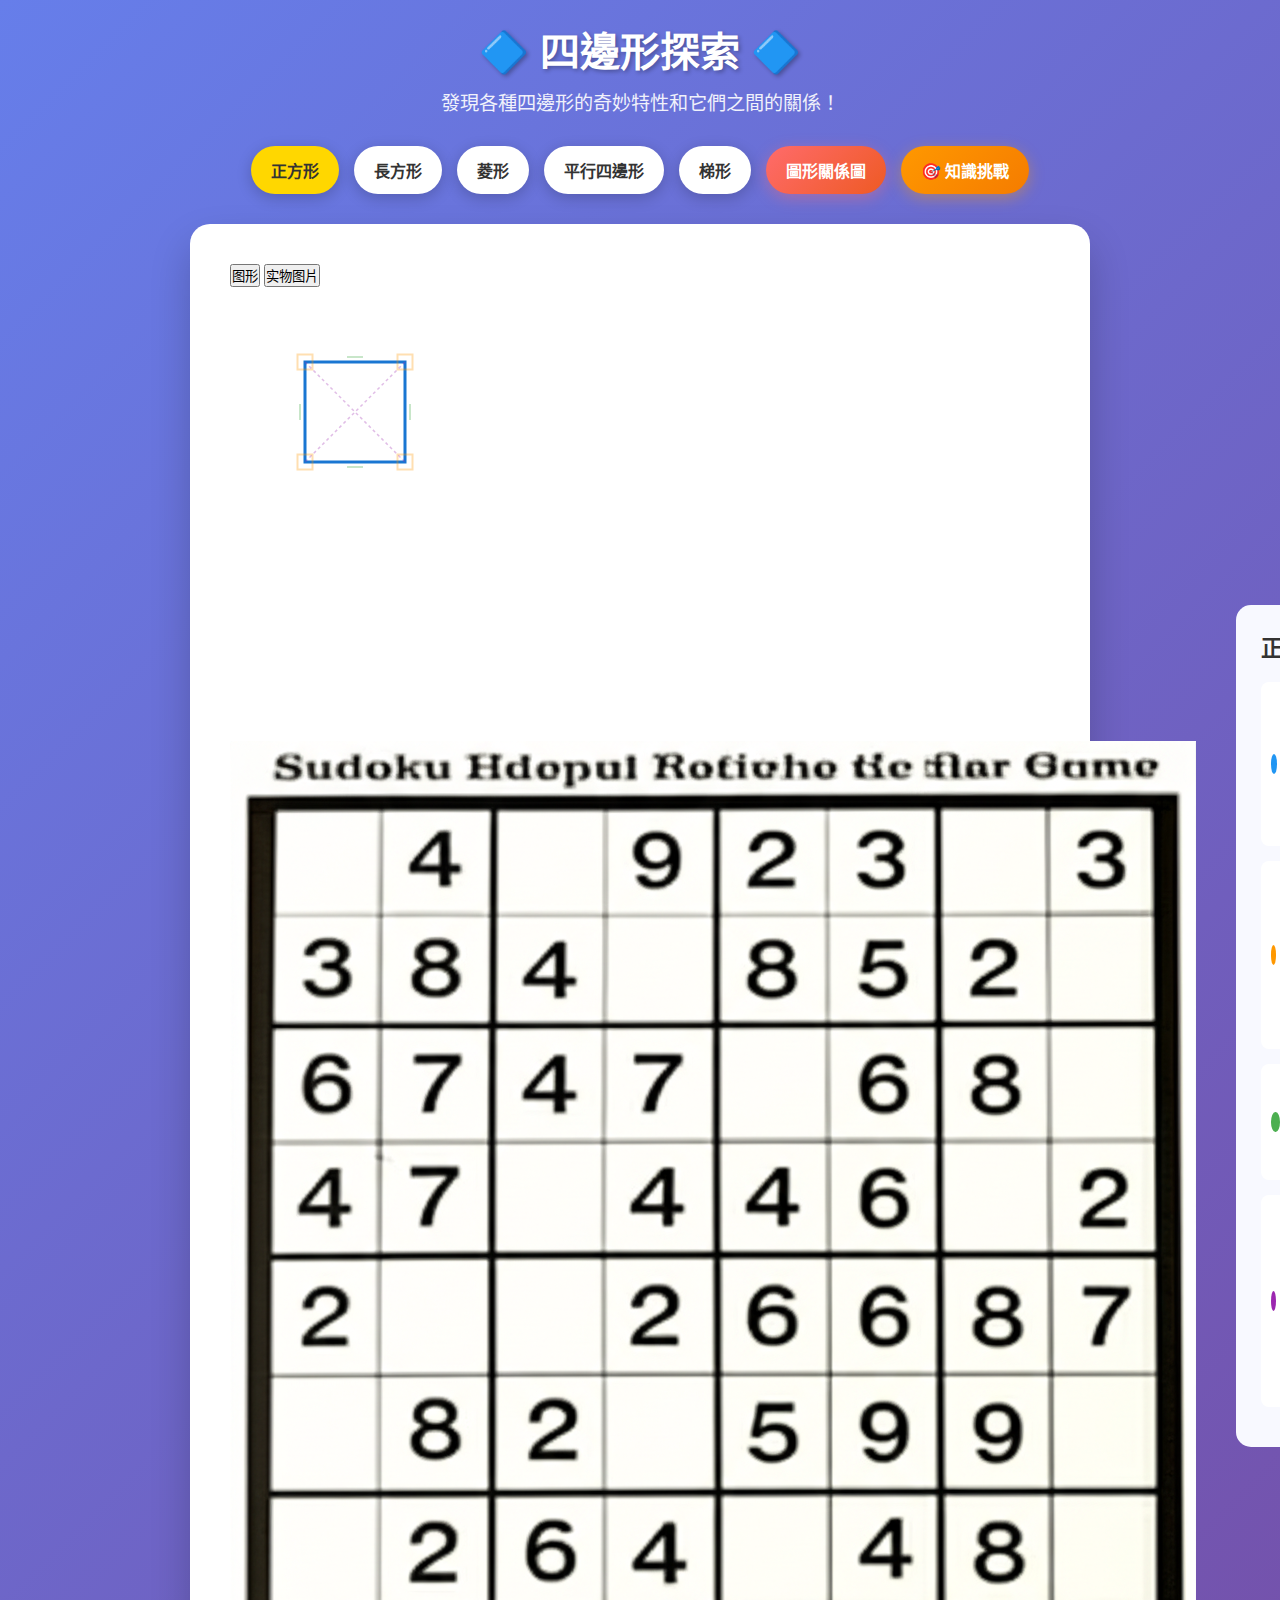
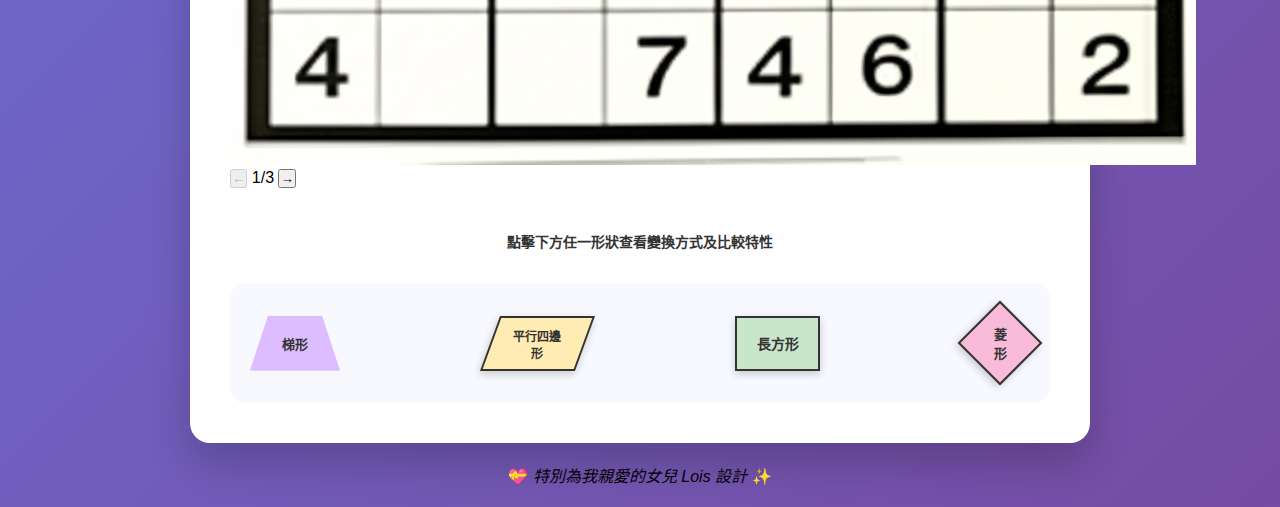
<file: index.html>
<!DOCTYPE html>
<html lang="zh-TW">
<head>
    <meta charset="UTF-8">
    <meta name="viewport" content="width=device-width, initial-scale=1.0">
    <title>四邊形動畫學習器</title>
    <link rel="stylesheet" href="styles.css">
</head>
<body>
    <div class="header">
        <h1>🔷 四邊形探索 🔷</h1>
        <p>發現各種四邊形的奇妙特性和它們之間的關係！</p>
    </div>

    <div class="controls">
        <button class="shape-btn active" data-shape="square">正方形</button>
        <button class="shape-btn" data-shape="rectangle">長方形</button>
        <button class="shape-btn" data-shape="rhombus">菱形</button>
        <button class="shape-btn" data-shape="parallelogram">平行四邊形</button>
        <button class="shape-btn" data-shape="trapezoid">梯形</button>
        <button class="relationship-diagram-btn" id="relationship-diagram-btn">圖形關係圖</button>
        <button class="challenge-btn" id="challenge-btn">🎯 知識挑戰</button>
    </div>

    <div class="animation-container">
        <div class="shape-display">
            <div class="shape-area">
                <!-- 内容切换区域 -->
                <div class="content-tabs">
                    <div class="tab-buttons">
                        <button class="tab-btn active" data-tab="shape">图形</button>
                        <button class="tab-btn" data-tab="image">实物图片</button>
                    </div>
                    
                    <div class="tab-content">
                        <!-- 图形显示区域 -->
                        <div id="shape-tab" class="tab-panel active">
                            <svg id="shape-svg" width="700" height="450" viewBox="0 0 700 450">
                                <polygon id="main-shape" points="0,0 0,0 0,0 0,0" fill="url(#generalQuadGrad)" stroke="#1976d2" stroke-width="3" />
                                
                                <!-- 视觉标记 -->
                                <g id="parallel-marks" class="visual-element">
                                    <g class="parallel-mark" data-type="parallel">
                                        <line id="parallel1a" x1="0" y1="0" x2="0" y2="0" />
                                        <line id="parallel1b" x1="0" y1="0" x2="0" y2="0" />
                                        <line id="parallel2a" x1="0" y1="0" x2="0" y2="0" />
                                        <line id="parallel2b" x1="0" y1="0" x2="0" y2="0" />
                                    </g>
                                </g>
                                
                                <g id="angle-marks" class="visual-element">
                                    <g class="angle-mark" data-type="right-angle">
                                        <rect id="angle1" x="0" y="0" width="15" height="15" />
                                        <rect id="angle2" x="0" y="0" width="15" height="15" />
                                        <rect id="angle3" x="0" y="0" width="15" height="15" />
                                        <rect id="angle4" x="0" y="0" width="15" height="15" />
                                    </g>
                                </g>
                                
                                <g id="angle-marks-general" class="visual-element">
                                    <g class="general-angle-mark" data-type="general-angle">
                                        <circle id="angle-dot1" cx="0" cy="0" r="0" fill="#FF9800" />
                                        <circle id="angle-dot2" cx="0" cy="0" r="0" fill="#FF9800" />
                                        <circle id="angle-dot3" cx="0" cy="0" r="0" fill="#FF9800" />
                                        <circle id="angle-dot4" cx="0" cy="0" r="0" fill="#FF9800" />
                                    </g>
                                </g>
                                
                                <g id="equal-marks" class="visual-element">
                                    <g class="equal-mark" data-type="equal">
                                        <line id="equal1a" x1="0" y1="0" x2="0" y2="0" />
                                        <line id="equal1b" x1="0" y1="0" x2="0" y2="0" />
                                        <line id="equal2a" x1="0" y1="0" x2="0" y2="0" />
                                        <line id="equal2b" x1="0" y1="0" x2="0" y2="0" />
                                        <line id="equal3a" x1="0" y1="0" x2="0" y2="0" />
                                        <line id="equal3b" x1="0" y1="0" x2="0" y2="0" />
                                        <line id="equal4a" x1="0" y1="0" x2="0" y2="0" />
                                        <line id="equal4b" x1="0" y1="0" x2="0" y2="0" />
                                    </g>
                                </g>
                                
                                <g id="diagonal-marks" class="visual-element">
                                    <g class="diagonal-line" data-type="diagonal">
                                        <line id="diagonal1" x1="0" y1="0" x2="0" y2="0" />
                                        <line id="diagonal2" x1="0" y1="0" x2="0" y2="0" />
                                    </g>
                                </g>
                            </svg>
                        </div>
                        
                        <!-- 图片显示区域 -->
                        <div id="image-tab" class="tab-panel">
                            <div class="image-container">
                                <img id="current-image" src="" alt="当前图片">
                            </div>
                            <div class="image-controls">
                                <button id="prev-image" class="image-nav-btn">←</button>
                                <span id="image-counter">1/1</span>
                                <button id="next-image" class="image-nav-btn">→</button>
                            </div>
                        </div>
                    </div>
                </div>

                <!-- 关系图SVG -->
                <svg id="relationship-svg" width="700" height="450" viewBox="0 0 700 450" style="display: none;">
                    <!-- 定义渐变 -->
                    <defs>
                        <linearGradient id="generalQuadGrad" x1="0%" y1="0%" x2="100%" y2="100%">
                            <stop offset="0%" style="stop-color:#e3f2fd;stop-opacity:0.9" />
                            <stop offset="100%" style="stop-color:#bbdefb;stop-opacity:0.7" />
                        </linearGradient>
                        <linearGradient id="irregularQuadGrad" x1="0%" y1="0%" x2="100%" y2="100%">
                            <stop offset="0%" style="stop-color:#fff3e0;stop-opacity:0.9" />
                            <stop offset="100%" style="stop-color:#ffcc80;stop-opacity:0.7" />
                        </linearGradient>
                        <linearGradient id="trapezoidGrad" x1="0%" y1="0%" x2="100%" y2="100%">
                            <stop offset="0%" style="stop-color:#f3e5f5;stop-opacity:0.9" />
                            <stop offset="100%" style="stop-color:#ce93d8;stop-opacity:0.7" />
                        </linearGradient>
                        <linearGradient id="parallelogramGrad" x1="0%" y1="0%" x2="100%" y2="100%">
                            <stop offset="0%" style="stop-color:#fff8e1;stop-opacity:0.9" />
                            <stop offset="100%" style="stop-color:#ffecb3;stop-opacity:0.7" />
                        </linearGradient>
                        <linearGradient id="rectangleGrad" x1="0%" y1="0%" x2="100%" y2="100%">
                            <stop offset="0%" style="stop-color:#e8f5e8;stop-opacity:0.9" />
                            <stop offset="100%" style="stop-color:#c8e6c9;stop-opacity:0.7" />
                        </linearGradient>
                        <linearGradient id="rhombusGrad" x1="0%" y1="0%" x2="100%" y2="100%">
                            <stop offset="0%" style="stop-color:#fce4ec;stop-opacity:0.9" />
                            <stop offset="100%" style="stop-color:#f8bbd9;stop-opacity:0.7" />
                        </linearGradient>
                        <linearGradient id="squareGrad" x1="0%" y1="0%" x2="100%" y2="100%">
                            <stop offset="0%" style="stop-color:#fff9c4;stop-opacity:0.95" />
                            <stop offset="100%" style="stop-color:#ffd54f;stop-opacity:0.8" />
                        </linearGradient>
                    </defs>
                    
                    <!-- 一般四边形（最外层大长方形） -->
                    <rect x="50" y="50" width="600" height="320" fill="url(#generalQuadGrad)" stroke="#1976d2" stroke-width="3" rx="8"/>
                    <text x="350" y="35" text-anchor="middle" font-size="18" font-weight="bold" fill="#1976d2">一般四邊形</text>
                    
                    <!-- 分割线：分离不规则四边形和梯形 -->
                    <line x1="250" y1="50" x2="250" y2="370" stroke="#1976d2" stroke-width="2" stroke-dasharray="5,5"/>
                    
                    <!-- 不规则四边形区域 -->
                    <rect x="60" y="60" width="180" height="300" fill="url(#irregularQuadGrad)" stroke="#f57c00" stroke-width="2" rx="5"/>
                    <text x="150" y="210" text-anchor="middle" font-size="14" font-weight="bold" fill="#f57c00">不規則四邊形</text>
                    
                    <!-- 梯形区域 -->
                    <rect x="260" y="60" width="380" height="145" fill="url(#trapezoidGrad)" stroke="#7b1fa2" stroke-width="2" rx="5" data-shape="trapezoid"/>
                    <text x="450" y="140" text-anchor="middle" font-size="16" font-weight="bold" fill="#7b1fa2">梯形</text>
                    
                    <!-- 平行四边形区域 -->
                    <rect x="260" y="215" width="380" height="145" fill="url(#parallelogramGrad)" stroke="#f9a825" stroke-width="2" rx="5" data-shape="parallelogram"/>
                    <text x="450" y="240" text-anchor="middle" font-size="14" font-weight="bold" fill="#f57c00" style="cursor: pointer;">平行四邊形</text>                                                  
                                                            
                    <!-- 长方形区域 -->
                    <rect x="310" y="270" width="170" height="60" fill="url(#rectangleGrad)" stroke="#4caf50" stroke-width="2" rx="3" data-shape="rectangle"/>
                    <text x="385" y="305" text-anchor="middle" font-size="12" font-weight="bold" fill="#2e7d32" style="cursor: pointer;">長方形</text>
                    
                    <!-- 菱形区域 -->
                    <rect x="420" y="270" width="170" height="60" fill="url(#rhombusGrad)" stroke="#e91e63" stroke-width="2" rx="3" data-shape="rhombus"/>
                    <text x="520" y="305" text-anchor="middle" font-size="12" font-weight="bold" fill="#c2185b" style="cursor: pointer;">菱形</text>

                    <!-- 正方形区域（长方形和菱形的交集） -->
                    <rect x="420" y="270" width="60" height="60" fill="url(#squareGrad)" stroke="#8bbe82" stroke-width="2" rx="2" data-shape="square"/>
                    <text x="450" y="305" text-anchor="middle" font-size="12" font-weight="bold" fill="#8bbe82" style="cursor: pointer;">正方形</text>                    
                </svg>
                
                <!-- 动画控制按钮区域 -->
                <div class="animation-controls" style="display:none;">
                    <button id="animate-transformation-btn" class="animate-transformation-btn">
                        🔄 再次播放
                    </button>
                    <button id="comparison-btn" class="comparison-btn">
                        📊 顯示特性對比
                    </button>
                </div>
                
                <!-- 进度条 -->
                <div class="transformation-progress" style="display:none;">
                    <div class="progress-bar"></div>
                </div>
            </div>

            <div class="properties-panel">
                <h3 id="shape-title">正方形</h3>
                <div id="properties-list">
                    <!-- Properties will be populated by JavaScript -->
                </div>
            </div>
        </div>

        <div class="relationship-network">
            <!-- 变换信息提示框 -->
            <div class="relationship-info hidden">
                <h4 id="relationship-text">點擊下方任一形狀查看變換方式</h4>
            </div>
            
            <div class="network-container">
                <!-- 形状节点将由 JavaScript 动态生成 -->
            </div>
        </div>
    </div>

    <!-- 挑战答题界面 -->
    <div class="challenge-container" style="display: none;">
        <div class="challenge-header">
            <h2>🎯 四邊形知識挑戰</h2>
            <div class="challenge-progress">
                <span id="question-counter">第 1 題 / 10 題</span>
                <div class="score-display">
                    <span>正確: <span id="correct-count">0</span></span>
                    <span>錯誤: <span id="wrong-count">0</span></span>
                </div>
            </div>
            <div class="challenge-actions">
                <button class="reset-progress-btn" id="reset-progress-btn" title="清除所有答題記錄，重新開始">
                    🔄 重置進度
                </button>
            </div>            
        </div>

        <!-- 智能出题提示 -->
        <div class="progress-hint">
            <span class="hint-icon">💡</span>
            <strong>智能出題系統：</strong>
            每次挑戰從題庫中隨機提取10道題。我們會根據你的答題情況智能選擇題目：優先出錯題，再出未答過的新題，最後補充已答對的題目進行復習。答錯的題目會重複出現，直到你完全掌握為止！
        </div>

        <div class="question-area shape-hidden">
            <div class="question-shape-display hidden">
                <h3 id="challenge-shape-title">正方形</h3>
                <svg id="challenge-shape-svg" width="200" height="200" viewBox="0 0 250 250">
                    <polygon id="challenge-main-shape" points="" fill="#4CAF50" stroke="#333" stroke-width="3"/>
                    
                    <!-- 複製主SVG的所有視覺元素標記 -->
                    <g id="challenge-parallel-marks" class="visual-element">
                        <g class="parallel-mark" data-type="parallel">
                            <line id="challenge-parallel1a" x1="0" y1="0" x2="0" y2="0" />
                            <line id="challenge-parallel1b" x1="0" y1="0" x2="0" y2="0" />
                            <line id="challenge-parallel2a" x1="0" y1="0" x2="0" y2="0" />
                            <line id="challenge-parallel2b" x1="0" y1="0" x2="0" y2="0" />
                        </g>
                    </g>
                    
                    <g id="challenge-angle-marks" class="visual-element">
                        <g class="angle-mark" data-type="right-angle">
                            <rect id="challenge-angle1" x="0" y="0" width="15" height="15" />
                            <rect id="challenge-angle2" x="0" y="0" width="15" height="15" />
                            <rect id="challenge-angle3" x="0" y="0" width="15" height="15" />
                            <rect id="challenge-angle4" x="0" y="0" width="15" height="15" />
                        </g>
                    </g>
                    
                    <g id="challenge-angle-marks-general" class="visual-element">
                        <g class="general-angle-mark" data-type="general-angle">
                            <circle id="challenge-angle-dot1" cx="0" cy="0" r="0" fill="#FF9800" />
                            <circle id="challenge-angle-dot2" cx="0" cy="0" r="0" fill="#FF9800" />
                            <circle id="challenge-angle-dot3" cx="0" cy="0" r="0" fill="#FF9800" />
                            <circle id="challenge-angle-dot4" cx="0" cy="0" r="0" fill="#FF9800" />
                        </g>
                    </g>
                    
                    <g id="challenge-equal-marks" class="visual-element">
                        <g class="equal-mark" data-type="equal">
                            <line id="challenge-equal1a" x1="0" y1="0" x2="0" y2="0" />
                            <line id="challenge-equal1b" x1="0" y1="0" x2="0" y2="0" />
                            <line id="challenge-equal2a" x1="0" y1="0" x2="0" y2="0" />
                            <line id="challenge-equal2b" x1="0" y1="0" x2="0" y2="0" />
                            <line id="challenge-equal3a" x1="0" y1="0" x2="0" y2="0" />
                            <line id="challenge-equal3b" x1="0" y1="0" x2="0" y2="0" />
                            <line id="challenge-equal4a" x1="0" y1="0" x2="0" y2="0" />
                            <line id="challenge-equal4b" x1="0" y1="0" x2="0" y2="0" />
                        </g>
                    </g>
                    
                    <g id="challenge-sides-marks" class="visual-element">
                        <g class="equal-mark" data-type="equal-sides">
                            <line id="challenge-side1a" x1="0" y1="0" x2="0" y2="0" />
                            <line id="challenge-side2a" x1="0" y1="0" x2="0" y2="0" />
                            <line id="challenge-side2b" x1="0" y1="0" x2="0" y2="0" />
                        </g>
                    </g>
                    
                    <g id="challenge-diagonal-marks" class="visual-element">
                        <g class="diagonal-line" data-type="diagonal">
                            <line id="challenge-diagonal1" x1="0" y1="0" x2="0" y2="0" />
                            <line id="challenge-diagonal2" x1="0" y1="0" x2="0" y2="0" />
                        </g>
                    </g>
                </svg>
            </div>

            <div class="question-content">
                <div class="question-text">
                    <h4 id="current-question">正方形的四條邊都相等</h4>
                    <p class="question-type">這個敘述是否正確？</p>
                </div>

                <div class="answer-buttons">
                    <button class="answer-btn true-btn" data-answer="true">
                        ✓ 正確
                    </button>
                    <button class="answer-btn false-btn" data-answer="false">
                        ✗ 錯誤
                    </button>
                </div>

                <div class="answer-feedback" style="display: none;">
                    <div class="feedback-content">
                        <div class="feedback-icon"></div>
                        <div class="feedback-text"></div>
                        <button class="next-question-btn">下一題 →</button>
                    </div>
                </div>
            </div>
        </div>
    </div>

    <!-- 挑战结果界面 -->
    <div class="challenge-result-container" style="display: none;">
        <div class="result-header">
            <h2>🎉 挑戰完成！</h2>
            <div class="final-score">
                <div class="score-circle">
                    <span id="final-score-text">0/10</span>
                    <div class="score-label">答對題數</div>
                </div>
            </div>
            <!-- 总体进度信息将由JavaScript动态添加 -->
        </div>

        <div class="result-content">
            <div class="performance-summary">
                <h3>本次成績分析</h3>
                <div class="performance-stats">
                    <div class="stat-item">
                        <span class="stat-label">正確率</span>
                        <span class="stat-value" id="accuracy-rate">0%</span>
                    </div>
                    <div class="stat-item">
                        <span class="stat-label">答對題數</span>
                        <span class="stat-value" id="correct-total">0</span>
                    </div>
                    <div class="stat-item">
                        <span class="stat-label">答錯題數</span>
                        <span class="stat-value" id="wrong-total">0</span>
                    </div>
                </div>
            </div>

            <div class="wrong-questions-review" id="wrong-questions-review" style="display: none;">
                <h3>錯誤題目複習</h3>
                <div class="wrong-questions-list" id="wrong-questions-list">
                    <!-- 錯誤題目將在這裡動態添加 -->
                </div>
            </div>

            <div class="knowledge-points-summary" id="knowledge-points-summary" style="display: none;">
                <h3>需要加強的知識點</h3>
                <div class="knowledge-points-list" id="knowledge-points-list">
                    <!-- 知識點總結將在這裡動態添加 -->
                </div>
            </div>
        </div>

        <div class="result-actions">
            <button class="result-action-btn restart-btn" id="restart-challenge-btn">
                🔄 重新挑戰
            </button>
            <button class="result-action-btn home-btn" id="result-home-btn">
                🏠 返回首頁
            </button>
        </div>
    </div>

    <!-- Cookie状态提示（可选，用于调试） -->
    <div id="cookie-status" class="cookie-status" style="display: none;">
        <div id="cookie-status-text">進度已保存</div>
    </div>

    <script src="js/data.js"></script>
    <script src="js/utils.js"></script>
    <script src="js/shapes.js"></script>
    <script src="js/relationships.js"></script>
    <script src="js/challenge.js"></script>
    <script src="js/image-config.js"></script>
    <script src="js/image-viewer.js"></script>
    <script src="js/main.js"></script>
    <!-- 致我亲爱的女儿 Lois -->
    <footer class="dedication">
        <div class="dedication-content" style="margin-top: 20px;">
            <p class="dedication-text">
            <span class="heart">💝</span>
            <em>特別為我親愛的女兒 Lois 設計</em>
            <span class="sparkle">✨</span>
            </p>
        </div>
    </footer>
</body>
</html>
</file>
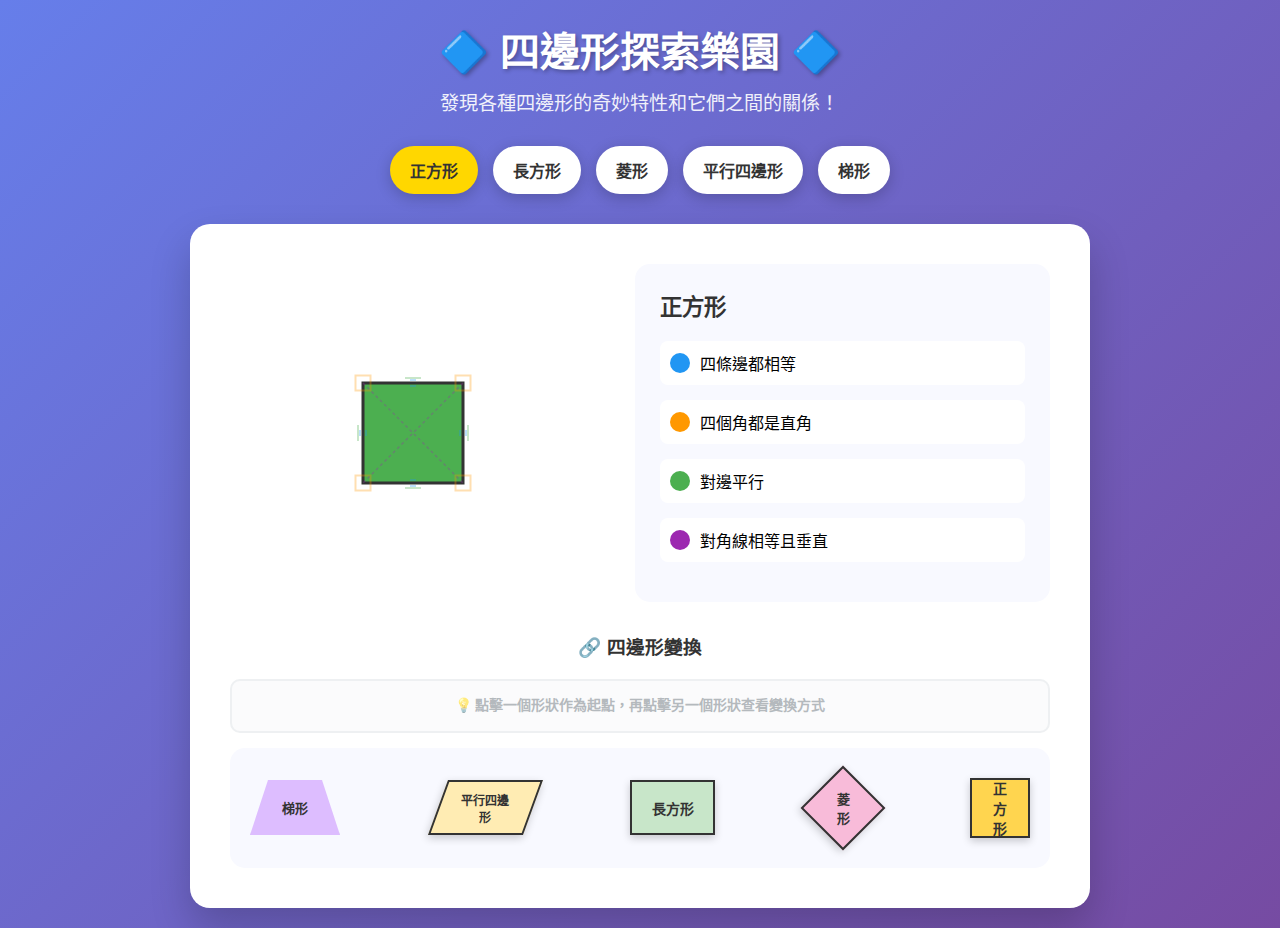
<file: allin1.html>
<!DOCTYPE html>
<html lang="zh-TW">
<head>
    <meta charset="UTF-8">
    <meta name="viewport" content="width=device-width, initial-scale=1.0">
    <title>四邊形動畫學習器</title>
    <style>
        * {
            margin: 0;
            padding: 0;
            box-sizing: border-box;
        }

        body {
            font-family: 'Microsoft JhengHei', sans-serif;
            background: linear-gradient(135deg, #667eea 0%, #764ba2 100%);
            min-height: 100vh;
            display: flex;
            flex-direction: column;
            align-items: center;
            padding: 20px;
        }

        .header {
            color: white;
            text-align: center;
            margin-bottom: 30px;
        }

        .header h1 {
            font-size: 2.5em;
            margin-bottom: 10px;
            text-shadow: 2px 2px 4px rgba(0,0,0,0.3);
        }

        .header p {
            font-size: 1.2em;
            opacity: 0.9;
        }

        .controls {
            display: flex;
            gap: 15px;
            margin-bottom: 30px;
            flex-wrap: wrap;
            justify-content: center;
        }

        .shape-btn {
            padding: 12px 20px;
            border: none;
            border-radius: 25px;
            background: white;
            color: #333;
            font-size: 16px;
            font-weight: bold;
            cursor: pointer;
            transition: all 0.3s ease;
            box-shadow: 0 4px 15px rgba(0,0,0,0.2);
        }

        .shape-btn:hover {
            transform: translateY(-2px);
            box-shadow: 0 6px 20px rgba(0,0,0,0.3);
        }

        .shape-btn.active {
            background: #ffd700;
            color: #333;
        }

        .animation-container {
            background: white;
            border-radius: 20px;
            padding: 40px;
            box-shadow: 0 20px 40px rgba(0,0,0,0.2);
            max-width: 900px;
            width: 100%;
        }

        .shape-display {
            display: flex;
            justify-content: space-between;
            align-items: center;
            margin-bottom: 30px;
            min-height: 300px;
        }

        .shape-area {
            flex: 1;
            display: flex;
            justify-content: center;
            align-items: center;
            position: relative;
        }

        .shape {
            transition: all 0.8s cubic-bezier(0.4, 0, 0.2, 1);
            position: relative;
        }

        .shape.morphing {
            animation: morph 1.5s ease-in-out;
        }

        .shape.transforming {
            transition: all 2s cubic-bezier(0.4, 0, 0.2, 1);
        }

        @keyframes morph {
            0%, 100% { transform: scale(1); }
            50% { transform: scale(1.1) rotate(5deg); }
        }

        @keyframes pulse {
            0%, 100% { transform: scale(1); filter: brightness(1); }
            50% { transform: scale(1.05); filter: brightness(1.2); }
        }

        .shape.animating {
            animation: pulse 0.5s ease-in-out;
        }

        .properties-panel {
            flex: 1;
            margin-left: 40px;
            background: #f8f9ff;
            border-radius: 15px;
            padding: 25px;
        }

        .properties-panel h3 {
            color: #333;
            margin-bottom: 20px;
            font-size: 1.4em;
        }

        .property {
            display: flex;
            align-items: center;
            margin-bottom: 15px;
            padding: 10px;
            background: white;
            border-radius: 8px;
            transition: all 0.3s ease;
            cursor: pointer;
        }

        .property.highlight {
            background: #e8f5e8;
            transform: scale(1.02);
            box-shadow: 0 2px 8px rgba(0,0,0,0.1);
        }

        .property:hover {
            background: #f0f8ff;
            transform: scale(1.01);
        }

        .property-icon {
            width: 20px;
            height: 20px;
            margin-right: 10px;
            border-radius: 50%;
        }

        .parallel { background: #4CAF50; }
        .equal { background: #2196F3; }
        .right-angle { background: #FF9800; }
        .diagonal { background: #9C27B0; }

        /* SVG 視覺元素樣式 */
        .visual-element {
            opacity: 0.3;
            transition: all 0.5s ease;
        }

        .visual-element.highlight {
            opacity: 1;
            filter: drop-shadow(0 0 3px currentColor);
        }

        .parallel-mark {
            stroke: #4CAF50;
            stroke-width: 2;
            fill: none;
        }

        .equal-mark {
            stroke: #2196F3;
            stroke-width: 2;
            fill: none;
        }

        .angle-mark {
            stroke: #FF9800;
            stroke-width: 2;
            fill: none;
        }

        .general-angle-mark {
            stroke: #FF9800;
            stroke-width: 2;
            fill: none;
        }

        .diagonal-line {
            stroke: #9C27B0;
            stroke-width: 1.5;
            stroke-dasharray: 3,3;
            fill: none;
        }

        .relationship-network {
            margin-top: 30px;
            text-align: center;
        }

        .relationship-network h3 {
            margin-bottom: 20px;
            color: #333;
        }

        .animation-controls {
            text-align: center;
            margin: 15px 0 0 0;
            padding: 15px;
            background: #f8f9ff;
            border-radius: 10px;
            border: 2px dashed #ddd;
            width: 100%;
            max-width: 250px;
        }

        .animate-transformation-btn {
            background: linear-gradient(45deg, #ff6b6b, #feca57);
            color: white;
            border: none;
            padding: 8px 16px;
            border-radius: 15px;
            font-size: 13px;
            font-weight: bold;
            cursor: pointer;
            transition: all 0.3s ease;
            box-shadow: 0 2px 8px rgba(0,0,0,0.2);
        }

        .animate-transformation-btn:hover {
            transform: translateY(-1px);
            box-shadow: 0 4px 12px rgba(0,0,0,0.3);
        }

        .animate-transformation-btn:disabled {
            background: #ccc;
            cursor: not-allowed;
            transform: none;
            box-shadow: none;
        }

        .transformation-progress {
            width: 100%;
            height: 4px;
            background: #e0e0e0;
            border-radius: 2px;
            margin-top: 8px;
            overflow: hidden;
        }

        .relationship-info {
            background: #fff3cd;
            border: 2px solid #ffc107;
            border-radius: 10px;
            padding: 15px;
            margin: 15px 0;
            text-align: center;
            min-height: 50px;
            display: flex;
            align-items: center;
            justify-content: center;
            transition: all 0.3s ease;
        }

        .relationship-info.hidden {
            opacity: 0.5;
            background: #f8f9fa;
            border-color: #dee2e6;
        }

        .relationship-info h4 {
            margin: 0;
            color: #856404;
            font-size: 14px;
            line-height: 1.4;
        }

        .relationship-info.transformation {
            background: #e8f5e8;
            border-color: #4CAF50;
        }

        .relationship-info.transformation h4 {
            color: #2e7d32;
        }

        .relationship-info.hidden h4 {
            color: #6c757d;
        }

        .network-container {
            display: flex;
            justify-content: space-between;
            align-items: center;
            width: 100%;
            height: 120px;
            margin: 0 auto;
            background: #f8f9ff;
            border-radius: 15px;
            padding: 20px;
            box-sizing: border-box;
        }

        .shape-node {
            padding: 12px 18px;
            font-weight: bold;
            font-size: 14px;
            transition: all 0.3s ease;
            cursor: pointer;
            z-index: 2;
            border: 2px solid #333;
            text-align: center;
            display: flex;
            align-items: center;
            justify-content: center;
            box-shadow: 0 3px 8px rgba(0,0,0,0.2);
            position: relative;
        }

        .shape-node.trapezoid { 
            background: #ddbdff; 
            color: #333; 
            width: 90px;
            height: 55px;
            clip-path: polygon(20% 0%, 80% 0%, 100% 100%, 0% 100%);
            border: none;
            font-size: 13px;
        }
        
        .shape-node.parallelogram { 
            background: #ffecb3; 
            color: #333; 
            width: 95px;
            height: 55px;
            transform: skewX(-20deg);
        }
        
        .shape-node.parallelogram span {
            transform: skewX(20deg);
            display: block;
            font-size: 12px;
        }
        
        .shape-node.rectangle { 
            background: #c8e6c9; 
            color: #333; 
            width: 85px;
            height: 55px;
            border-radius: 0;
        }
        
        .shape-node.rhombus { 
            background: #f8bbd9; 
            color: #333; 
            width: 60px;
            height: 60px;
            transform: rotate(45deg);
            border-radius: 0;
        }
        
        .shape-node.rhombus span {
            transform: rotate(-45deg);
            display: block;
            font-size: 13px;
        }
        
        .shape-node.square { 
            background: #ffd54f; 
            color: #333; 
            width: 60px;
            height: 60px;
            border-radius: 0;
        }

        .shape-node:hover {
            box-shadow: 0 8px 20px rgba(0,0,0,0.3);
            z-index: 3;
            transform: scale(1.1);
        }

        .shape-node.parallelogram:hover {
            transform: skewX(-20deg) scale(1.1);
        }

        .shape-node.rhombus:hover {
            transform: rotate(45deg) scale(1.1);
        }

        .shape-node.active {
            color: white !important;
            box-shadow: 0 0 20px rgba(76, 175, 80, 0.8);
            transform: scale(1.1);
            z-index: 4;
        }

        .shape-node.active.parallelogram {
            transform: skewX(-20deg) scale(1.1);
        }

        .shape-node.active.rhombus {
            transform: rotate(45deg) scale(1.1);
        }

        .progress-bar {
            height: 100%;
            background: linear-gradient(90deg, #4CAF50, #2196F3);
            width: 0%;
            transition: width 0.1s ease;
            border-radius: 2px;
        }

        .animate-btn {
            background: linear-gradient(45deg, #ff6b6b, #feca57);
            color: white;
            border: none;
            padding: 15px 30px;
            border-radius: 25px;
            font-size: 18px;
            font-weight: bold;
            cursor: pointer;
            margin: 20px auto;
            display: block;
            transition: all 0.3s ease;
        }

        .animate-btn:hover {
            transform: translateY(-2px);
            box-shadow: 0 10px 25px rgba(0,0,0,0.2);
        }

        @media (max-width: 768px) {
            .shape-display {
                flex-direction: column;
            }
            
            .properties-panel {
                margin-left: 0;
                margin-top: 20px;
            }
            
            .network-container {
                flex-wrap: wrap;
                height: auto;
                gap: 15px;
                justify-content: center;
                padding: 15px;
            }
            
            .shape-node {
                margin: 5px;
            }
            
            .shape-node.parallelogram span,
            .shape-node.rhombus span {
                font-size: 11px;
            }
        }
    </style>
</head>
<body>
    <div class="header">
        <h1>🔷 四邊形探索樂園 🔷</h1>
        <p>發現各種四邊形的奇妙特性和它們之間的關係！</p>
    </div>

    <div class="controls">
        <button class="shape-btn active" data-shape="square">正方形</button>
        <button class="shape-btn" data-shape="rectangle">長方形</button>
        <button class="shape-btn" data-shape="rhombus">菱形</button>
        <button class="shape-btn" data-shape="parallelogram">平行四邊形</button>
        <button class="shape-btn" data-shape="trapezoid">梯形</button>
    </div>

    <div class="animation-container">
        <div class="shape-display">
            <div class="shape-area">
                <svg id="shape-svg" width="250" height="250" viewBox="0 0 250 250">
                    <polygon id="main-shape" points="" fill="#4CAF50" stroke="#333" stroke-width="3"/>
                    
                    <!-- 平行線標記 -->
                    <g id="parallel-marks" class="visual-element">
                        <g class="parallel-mark" data-type="parallel">
                            <line id="parallel1a" x1="0" y1="0" x2="0" y2="0" />
                            <line id="parallel1b" x1="0" y1="0" x2="0" y2="0" />
                            <line id="parallel2a" x1="0" y1="0" x2="0" y2="0" />
                            <line id="parallel2b" x1="0" y1="0" x2="0" y2="0" />
                        </g>
                    </g>
                    
                    <!-- 直角標記 -->
                    <g id="angle-marks" class="visual-element">
                        <g class="angle-mark" data-type="right-angle">
                            <rect id="angle1" x="0" y="0" width="15" height="15" />
                            <rect id="angle2" x="0" y="0" width="15" height="15" />
                            <rect id="angle3" x="0" y="0" width="15" height="15" />
                            <rect id="angle4" x="0" y="0" width="15" height="15" />
                        </g>
                    </g>
                    
                    <!-- 非直角標記（菱形、平行四邊形用） -->
                    <g id="angle-marks-general" class="visual-element">
                        <g class="general-angle-mark" data-type="general-angle">
                            <circle id="angle-dot1" cx="0" cy="0" r="0" fill="#FF9800" />
                            <circle id="angle-dot2" cx="0" cy="0" r="0" fill="#FF9800" />
                            <circle id="angle-dot3" cx="0" cy="0" r="0" fill="#FF9800" />
                            <circle id="angle-dot4" cx="0" cy="0" r="0" fill="#FF9800" />
                        </g>
                    </g>
                    
                    <!-- 相等邊標記 -->
                    <g id="equal-marks" class="visual-element">
                        <g class="equal-mark" data-type="equal">
                            <line id="equal1a" x1="0" y1="0" x2="0" y2="0" />
                            <line id="equal1b" x1="0" y1="0" x2="0" y2="0" />
                            <line id="equal2a" x1="0" y1="0" x2="0" y2="0" />
                            <line id="equal2b" x1="0" y1="0" x2="0" y2="0" />
                            <line id="equal3a" x1="0" y1="0" x2="0" y2="0" />
                            <line id="equal3b" x1="0" y1="0" x2="0" y2="0" />
                            <line id="equal4a" x1="0" y1="0" x2="0" y2="0" />
                            <line id="equal4b" x1="0" y1="0" x2="0" y2="0" />
                        </g>
                    </g>
                    
                    <!-- 梯形兩腰標記 -->
                    <g id="sides-marks" class="visual-element">
                        <g class="equal-mark" data-type="equal-sides">
                            <line id="side1a" x1="0" y1="0" x2="0" y2="0" />
                            <line id="side2a" x1="0" y1="0" x2="0" y2="0" />
                            <line id="side2b" x1="0" y1="0" x2="0" y2="0" />
                        </g>
                    </g>
                    
                    <!-- 對角線 -->
                    <g id="diagonal-marks" class="visual-element">
                        <g class="diagonal-line" data-type="diagonal">
                            <line id="diagonal1" x1="0" y1="0" x2="0" y2="0" />
                            <line id="diagonal2" x1="0" y1="0" x2="0" y2="0" />
                        </g>
                    </g>
                </svg>
                
                <!-- 动画按钮 -->
                <button id="animate-transformation-btn" class="animate-transformation-btn" style="display:none;">
                    🎬 觀看變換動畫
                </button>
                
                <!-- 进度条 -->
                <div class="transformation-progress" style="display:none;">
                    <div class="progress-bar"></div>
                </div>
            </div>

            <div class="properties-panel">
                <h3 id="shape-title">正方形</h3>
                <div id="properties-list">
                    <!-- Properties will be populated by JavaScript -->
                </div>
            </div>
        </div>

        <div class="relationship-network">
            <h3>🔗 四邊形變換</h3>
            
            <!-- 变换信息提示框 -->
            <div class="relationship-info hidden">
                <h4 id="relationship-text">💡 點擊一個形狀作為起點，再點擊另一個形狀查看變換方式</h4>
            </div>
            
            <div class="network-container">
                <!-- 形狀節點 -->
                <div class="shape-node trapezoid" data-shape="trapezoid">梯形</div>
                <div class="shape-node parallelogram" data-shape="parallelogram"><span>平行四邊形</span></div>
                <div class="shape-node rectangle" data-shape="rectangle">長方形</div>
                <div class="shape-node rhombus" data-shape="rhombus"><span>菱形</span></div>
                <div class="shape-node square" data-shape="square">正方形</div>
            </div>
        </div>
    </div>

    <script>
        const shapes = {
            square: {
                points: "75,75 175,75 175,175 75,175",
                title: "正方形",
                properties: [
                    { text: "四條邊都相等", icon: "equal", visual: "equal" },
                    { text: "四個角都是直角", icon: "right-angle", visual: "right-angle" },
                    { text: "對邊平行", icon: "parallel", visual: "parallel" },
                    { text: "對角線相等且垂直", icon: "diagonal", visual: "diagonal" }
                ],
                visualElements: {
                    parallel: { show: true },
                    equal: { show: true },
                    rightAngle: { show: true },
                    diagonal: { show: true }
                }
            },
            rectangle: {
                points: "50,75 200,75 200,175 50,175",
                title: "長方形",
                properties: [
                    { text: "對邊相等", icon: "equal", visual: "equal" },
                    { text: "四個角都是直角", icon: "right-angle", visual: "right-angle" },
                    { text: "對邊平行", icon: "parallel", visual: "parallel" },
                    { text: "對角線相等", icon: "diagonal", visual: "diagonal" }
                ],
                visualElements: {
                    parallel: { show: true },
                    equal: { show: true },
                    rightAngle: { show: true },
                    diagonal: { show: true }
                }
            },
            rhombus: {
                points: "125,70 190,125 125,180 60,125",
                title: "菱形",
                properties: [
                    { text: "四條邊都相等", icon: "equal", visual: "equal" },
                    { text: "對角相等", icon: "right-angle", visual: "general-angle" },
                    { text: "對邊平行", icon: "parallel", visual: "parallel" },
                    { text: "對角線垂直且互相平分", icon: "diagonal", visual: "diagonal" }
                ],
                visualElements: {
                    parallel: { show: true },
                    equal: { show: true },
                    rightAngle: { show: false },
                    generalAngle: { show: true },
                    diagonal: { show: true }
                }
            },
            parallelogram: {
                points: "75,75 175,75 200,175 100,175",
                title: "平行四邊形",
                properties: [
                    { text: "對邊相等", icon: "equal", visual: "equal" },
                    { text: "對角相等", icon: "right-angle", visual: "general-angle" },
                    { text: "對邊平行", icon: "parallel", visual: "parallel" },
                    { text: "對角線互相平分", icon: "diagonal", visual: "diagonal" }
                ],
                visualElements: {
                    parallel: { show: true },
                    equal: { show: true },
                    rightAngle: { show: false },
                    generalAngle: { show: true },
                    diagonal: { show: true }
                }
            },
            trapezoid: {
                points: "75,75 175,75 150,175 100,175",
                title: "梯形",
                properties: [
                    { text: "有一組對邊平行", icon: "parallel", visual: "parallel" },
                    { text: "上底和下底長度不等", icon: "equal", visual: "equal" },
                    { text: "兩腰可能不等", icon: "equal", visual: "equal-sides" }
                ],
                visualElements: {
                    parallel: { show: true, onlyOne: true },
                    equal: { show: true },
                    sides: { show: true },
                    rightAngle: { show: false },
                    diagonal: { show: false }
                }
            }
        };

        let currentShape = 'square';
        let isAnimating = false;

        // 動畫相關變數
        let animationState = {
            sourceShape: null,
            targetShape: null,
            isActive: false
        };

        function updateVisualMarkers(shapeName) {
            const shape = shapes[shapeName];
            if (!shape || !shape.visualElements) return;
            
            const points = shape.points.split(' ').map(p => {
                const [x, y] = p.split(',').map(Number);
                return { x, y };
            });

            // 清除所有標記
            document.querySelectorAll('.visual-element').forEach(el => {
                el.style.display = 'none';
            });

            // 清除所有角度標記
            for (let i = 1; i <= 4; i++) {
                const angleDot = document.getElementById(`angle-dot${i}`);
                if (angleDot) {
                    angleDot.setAttribute('r', '0');
                    angleDot.setAttribute('cx', '0');
                    angleDot.setAttribute('cy', '0');
                }
            }

            // 設置平行線標記
            if (shape.visualElements.parallel.show) {
                const parallelMarks = document.getElementById('parallel-marks');
                parallelMarks.style.display = 'block';
                
                if (shapeName === 'trapezoid') {
                    const topMidX = (points[0].x + points[1].x) / 2;
                    const topMidY = (points[0].y + points[1].y) / 2;
                    const bottomMidX = (points[2].x + points[3].x) / 2;
                    const bottomMidY = (points[2].y + points[3].y) / 2;
                    
                    const parallel1a = document.getElementById('parallel1a');
                    const parallel1b = document.getElementById('parallel1b');
                    if (parallel1a && parallel1b) {
                        parallel1a.setAttribute('x1', topMidX - 8);
                        parallel1a.setAttribute('y1', topMidY - 5);
                        parallel1a.setAttribute('x2', topMidX + 8);
                        parallel1a.setAttribute('y2', topMidY - 5);
                        
                        parallel1b.setAttribute('x1', bottomMidX - 8);
                        parallel1b.setAttribute('y1', bottomMidY + 5);
                        parallel1b.setAttribute('x2', bottomMidX + 8);
                        parallel1b.setAttribute('y2', bottomMidY + 5);
                    }
                    
                    const parallel2a = document.getElementById('parallel2a');
                    const parallel2b = document.getElementById('parallel2b');
                    if (parallel2a && parallel2b) {
                        parallel2a.setAttribute('x1', 0);
                        parallel2a.setAttribute('y1', 0);
                        parallel2a.setAttribute('x2', 0);
                        parallel2a.setAttribute('y2', 0);
                        
                        parallel2b.setAttribute('x1', 0);
                        parallel2b.setAttribute('y1', 0);
                        parallel2b.setAttribute('x2', 0);
                        parallel2b.setAttribute('y2', 0);
                    }
                } else {
                    const topMidX = (points[0].x + points[1].x) / 2;
                    const topMidY = (points[0].y + points[1].y) / 2;
                    const bottomMidX = (points[2].x + points[3].x) / 2;
                    const bottomMidY = (points[2].y + points[3].y) / 2;
                    
                    const parallel1a = document.getElementById('parallel1a');
                    const parallel1b = document.getElementById('parallel1b');
                    if (parallel1a && parallel1b) {
                        parallel1a.setAttribute('x1', topMidX - 8);
                        parallel1a.setAttribute('y1', topMidY - 5);
                        parallel1a.setAttribute('x2', topMidX + 8);
                        parallel1a.setAttribute('y2', topMidY - 5);
                        
                        parallel1b.setAttribute('x1', bottomMidX - 8);
                        parallel1b.setAttribute('y1', bottomMidY + 5);
                        parallel1b.setAttribute('x2', bottomMidX + 8);
                        parallel1b.setAttribute('y2', bottomMidY + 5);
                    }

                    const leftMidX = (points[0].x + points[3].x) / 2;
                    const leftMidY = (points[0].y + points[3].y) / 2;
                    const rightMidX = (points[1].x + points[2].x) / 2;
                    const rightMidY = (points[1].y + points[2].y) / 2;
                    
                    const parallel2a = document.getElementById('parallel2a');
                    const parallel2b = document.getElementById('parallel2b');
                    if (parallel2a && parallel2b) {
                        parallel2a.setAttribute('x1', leftMidX - 5);
                        parallel2a.setAttribute('y1', leftMidY - 8);
                        parallel2a.setAttribute('x2', leftMidX - 5);
                        parallel2a.setAttribute('y2', leftMidY + 8);
                        
                        parallel2b.setAttribute('x1', rightMidX + 5);
                        parallel2b.setAttribute('y1', rightMidY - 8);
                        parallel2b.setAttribute('x2', rightMidX + 5);
                        parallel2b.setAttribute('y2', rightMidY + 8);
                    }
                }
            }

            // 設置直角標記
            if (shape.visualElements.rightAngle.show) {
                const angleMarks = document.getElementById('angle-marks');
                angleMarks.style.display = 'block';
                
                for (let i = 0; i < 4; i++) {
                    const angle = document.getElementById(`angle${i + 1}`);
                    if (angle) {
                        const corner = points[i];
                        angle.setAttribute('x', corner.x - 7.5);
                        angle.setAttribute('y', corner.y - 7.5);
                    }
                }
            }

            // 設置一般角度標記
            if (shape.visualElements.generalAngle && shape.visualElements.generalAngle.show) {
                const angleMarksGeneral = document.getElementById('angle-marks-general');
                angleMarksGeneral.style.display = 'block';
                
                for (let i = 1; i <= 4; i++) {
                    const angleDot = document.getElementById(`angle-dot${i}`);
                    if (angleDot) {
                        angleDot.setAttribute('r', '0');
                        angleDot.setAttribute('cx', '0');
                        angleDot.setAttribute('cy', '0');
                    }
                }
                
                if (shapeName === 'rhombus') {
                    const corner0 = points[0];
                    const corner1 = points[1];
                    const corner2 = points[2];
                    const corner3 = points[3];
                    
                    const dot1 = document.getElementById('angle-dot1');
                    const dot3 = document.getElementById('angle-dot3');
                    if (dot1 && dot3) {
                        dot1.setAttribute('cx', corner0.x);
                        dot1.setAttribute('cy', corner0.y);
                        dot1.setAttribute('r', '3');
                        
                        dot3.setAttribute('cx', corner2.x);
                        dot3.setAttribute('cy', corner2.y);
                        dot3.setAttribute('r', '3');
                    }
                    
                    const dot2 = document.getElementById('angle-dot2');
                    const dot4 = document.getElementById('angle-dot4');
                    if (dot2 && dot4) {
                        dot2.setAttribute('cx', corner1.x);
                        dot2.setAttribute('cy', corner1.y);
                        dot2.setAttribute('r', '5');
                        
                        dot4.setAttribute('cx', corner3.x);
                        dot4.setAttribute('cy', corner3.y);
                        dot4.setAttribute('r', '5');
                    }
                    
                } else if (shapeName === 'parallelogram') {
                    for (let i = 0; i < 4; i++) {
                        const angleDot = document.getElementById(`angle-dot${i + 1}`);
                        if (angleDot) {
                            const corner = points[i];
                            angleDot.setAttribute('cx', corner.x);
                            angleDot.setAttribute('cy', corner.y);
                            
                            if (i === 0 || i === 2) {
                                angleDot.setAttribute('r', '3');
                            } else {
                                angleDot.setAttribute('r', '5');
                            }
                        }
                    }
                }
            } else {
                const angleMarksGeneral = document.getElementById('angle-marks-general');
                if (angleMarksGeneral) {
                    angleMarksGeneral.style.display = 'none';
                }
            }

            // 設置相等邊標記
            if (shape.visualElements.equal.show) {
                const equalMarks = document.getElementById('equal-marks');
                equalMarks.style.display = 'block';
                
                if (shapeName === 'trapezoid') {
                    for (let i = 1; i <= 4; i++) {
                        const equalA = document.getElementById(`equal${i}a`);
                        const equalB = document.getElementById(`equal${i}b`);
                        if (equalA && equalB) {
                            equalA.setAttribute('x1', 0);
                            equalA.setAttribute('y1', 0);
                            equalA.setAttribute('x2', 0);
                            equalA.setAttribute('y2', 0);
                            equalB.setAttribute('x1', 0);
                            equalB.setAttribute('y1', 0);
                            equalB.setAttribute('x2', 0);
                            equalB.setAttribute('y2', 0);
                        }
                    }
                    
                    const topMidX = (points[0].x + points[1].x) / 2;
                    const topMidY = (points[0].y + points[1].y) / 2;
                    const equal1a = document.getElementById('equal1a');
                    if (equal1a) {
                        equal1a.setAttribute('x1', topMidX - 5);
                        equal1a.setAttribute('y1', topMidY - 3);
                        equal1a.setAttribute('x2', topMidX + 5);
                        equal1a.setAttribute('y2', topMidY - 3);
                    }
                    
                    const bottomMidX = (points[2].x + points[3].x) / 2;
                    const bottomMidY = (points[2].y + points[3].y) / 2;
                    const equal3a = document.getElementById('equal3a');
                    const equal3b = document.getElementById('equal3b');
                    if (equal3a && equal3b) {
                        equal3a.setAttribute('x1', bottomMidX - 5);
                        equal3a.setAttribute('y1', bottomMidY + 3);
                        equal3a.setAttribute('x2', bottomMidX + 5);
                        equal3a.setAttribute('y2', bottomMidY + 3);
                        equal3b.setAttribute('x1', bottomMidX - 5);
                        equal3b.setAttribute('y1', bottomMidY + 6);
                        equal3b.setAttribute('x2', bottomMidX + 5);
                        equal3b.setAttribute('y2', bottomMidY + 6);
                    }
                    
                    const sidesMarks = document.getElementById('sides-marks');
                    sidesMarks.style.display = 'block';
                    
                    const leftWaistMidX = (points[0].x + points[3].x) / 2;
                    const leftWaistMidY = (points[0].y + points[3].y) / 2;
                    const side1a = document.getElementById('side1a');
                    if (side1a) {
                        side1a.setAttribute('x1', leftWaistMidX - 3);
                        side1a.setAttribute('y1', leftWaistMidY - 3);
                        side1a.setAttribute('x2', leftWaistMidX - 3);
                        side1a.setAttribute('y2', leftWaistMidY + 3);
                    }
                    
                    const rightWaistMidX = (points[1].x + points[2].x) / 2;
                    const rightWaistMidY = (points[1].y + points[2].y) / 2;
                    const side2a = document.getElementById('side2a');
                    const side2b = document.getElementById('side2b');
                    if (side2a && side2b) {
                        side2a.setAttribute('x1', rightWaistMidX + 3);
                        side2a.setAttribute('y1', rightWaistMidY - 3);
                        side2a.setAttribute('x2', rightWaistMidX + 3);
                        side2a.setAttribute('y2', rightWaistMidY + 3);
                        side2b.setAttribute('x1', rightWaistMidX + 6);
                        side2b.setAttribute('y1', rightWaistMidY - 3);
                        side2b.setAttribute('x2', rightWaistMidX + 6);
                        side2b.setAttribute('y2', rightWaistMidY + 3);
                    }
                } else {
                    const sidesMarks = document.getElementById('sides-marks');
                    if (sidesMarks) {
                        sidesMarks.style.display = 'none';
                    }
                    
                    for (let i = 1; i <= 4; i++) {
                        const equalA = document.getElementById(`equal${i}a`);
                        const equalB = document.getElementById(`equal${i}b`);
                        if (equalA && equalB) {
                            equalA.setAttribute('x1', 0);
                            equalA.setAttribute('y1', 0);
                            equalA.setAttribute('x2', 0);
                            equalA.setAttribute('y2', 0);
                            equalB.setAttribute('x1', 0);
                            equalB.setAttribute('y1', 0);
                            equalB.setAttribute('x2', 0);
                            equalB.setAttribute('y2', 0);
                        }
                    }
                    
                    if (shapeName === 'rectangle' || shapeName === 'parallelogram') {
                        const topMidX = (points[0].x + points[1].x) / 2;
                        const topMidY = (points[0].y + points[1].y) / 2;
                        const equal1a = document.getElementById('equal1a');
                        if (equal1a) {
                            equal1a.setAttribute('x1', topMidX - 5);
                            equal1a.setAttribute('y1', topMidY - 3);
                            equal1a.setAttribute('x2', topMidX + 5);
                            equal1a.setAttribute('y2', topMidY - 3);
                        }
                        
                        const bottomMidX = (points[2].x + points[3].x) / 2;
                        const bottomMidY = (points[2].y + points[3].y) / 2;
                        const equal3a = document.getElementById('equal3a');
                        if (equal3a) {
                            equal3a.setAttribute('x1', bottomMidX - 5);
                            equal3a.setAttribute('y1', bottomMidY + 3);
                            equal3a.setAttribute('x2', bottomMidX + 5);
                            equal3a.setAttribute('y2', bottomMidY + 3);
                        }
                        
                        const leftMidX = (points[0].x + points[3].x) / 2;
                        const leftMidY = (points[0].y + points[3].y) / 2;
                        const equal2a = document.getElementById('equal2a');
                        const equal2b = document.getElementById('equal2b');
                        if (equal2a && equal2b) {
                            equal2a.setAttribute('x1', leftMidX - 3);
                            equal2a.setAttribute('y1', leftMidY - 3);
                            equal2a.setAttribute('x2', leftMidX - 3);
                            equal2a.setAttribute('y2', leftMidY + 3);
                            equal2b.setAttribute('x1', leftMidX - 6);
                            equal2b.setAttribute('y1', leftMidY - 3);
                            equal2b.setAttribute('x2', leftMidX - 6);
                            equal2b.setAttribute('y2', leftMidY + 3);
                        }
                        
                        const rightMidX = (points[1].x + points[2].x) / 2;
                        const rightMidY = (points[1].y + points[2].y) / 2;
                        const equal4a = document.getElementById('equal4a');
                        const equal4b = document.getElementById('equal4b');
                        if (equal4a && equal4b) {
                            equal4a.setAttribute('x1', rightMidX + 3);
                            equal4a.setAttribute('y1', rightMidY - 3);
                            equal4a.setAttribute('x2', rightMidX + 3);
                            equal4a.setAttribute('y2', rightMidY + 3);
                            equal4b.setAttribute('x1', rightMidX + 6);
                            equal4b.setAttribute('y1', rightMidY - 3);
                            equal4b.setAttribute('x2', rightMidX + 6);
                            equal4b.setAttribute('y2', rightMidY + 3);
                        }
                    } else {
                        for (let i = 0; i < 4; i++) {
                            const p1 = points[i];
                            const p2 = points[(i + 1) % 4];
                            const midX = (p1.x + p2.x) / 2;
                            const midY = (p1.y + p2.y) / 2;
                            
                            const equalA = document.getElementById(`equal${i + 1}a`);
                            const equalB = document.getElementById(`equal${i + 1}b`);
                            
                            if (equalA && equalB) {
                                if (i % 2 === 0) {
                                    equalA.setAttribute('x1', midX - 3);
                                    equalA.setAttribute('y1', midY - 3);
                                    equalA.setAttribute('x2', midX + 3);
                                    equalA.setAttribute('y2', midY - 3);
                                    equalB.setAttribute('x1', midX - 3);
                                    equalB.setAttribute('y1', midY + 3);
                                    equalB.setAttribute('x2', midX + 3);
                                    equalB.setAttribute('y2', midY + 3);
                                } else {
                                    equalA.setAttribute('x1', midX - 3);
                                    equalA.setAttribute('y1', midY - 3);
                                    equalA.setAttribute('x2', midX - 3);
                                    equalA.setAttribute('y2', midY + 3);
                                    equalB.setAttribute('x1', midX + 3);
                                    equalB.setAttribute('y1', midY - 3);
                                    equalB.setAttribute('x2', midX + 3);
                                    equalB.setAttribute('y2', midY + 3);
                                }
                            }
                        }
                    }
                }
            } else {
                const sidesMarks = document.getElementById('sides-marks');
                if (sidesMarks) {
                    sidesMarks.style.display = 'none';
                }
            }

            // 設置對角線
            if (shape.visualElements.diagonal.show) {
                const diagonalMarks = document.getElementById('diagonal-marks');
                diagonalMarks.style.display = 'block';
                
                const diagonal1 = document.getElementById('diagonal1');
                const diagonal2 = document.getElementById('diagonal2');
                if (diagonal1 && diagonal2) {
                    diagonal1.setAttribute('x1', points[0].x);
                    diagonal1.setAttribute('y1', points[0].y);
                    diagonal1.setAttribute('x2', points[2].x);
                    diagonal1.setAttribute('y2', points[2].y);
                    
                    diagonal2.setAttribute('x1', points[1].x);
                    diagonal2.setAttribute('y1', points[1].y);
                    diagonal2.setAttribute('x2', points[3].x);
                    diagonal2.setAttribute('y2', points[3].y);
                }
            }
        }

        function highlightVisualElement(visualType) {
            document.querySelectorAll('.visual-element').forEach(el => {
                el.classList.remove('highlight');
            });

            let targetElement = null;
            switch(visualType) {
                case 'parallel':
                    targetElement = document.getElementById('parallel-marks');
                    break;
                case 'equal':
                    targetElement = document.getElementById('equal-marks');
                    break;
                case 'equal-sides':
                    targetElement = document.getElementById('sides-marks');
                    break;
                case 'right-angle':
                    targetElement = document.getElementById('angle-marks');
                    break;
                case 'general-angle':
                    targetElement = document.getElementById('angle-marks-general');
                    break;
                case 'diagonal':
                    targetElement = document.getElementById('diagonal-marks');
                    break;
            }
            
            if (targetElement) {
                targetElement.style.display = 'block';
                targetElement.classList.add('highlight');
            }
        }

        function clearVisualHighlights() {
            document.querySelectorAll('.visual-element').forEach(el => {
                el.classList.remove('highlight');
            });
        }

        function displayShape(shapeName) {
            if (isAnimating) return;
            
            const shape = shapes[shapeName];
            if (!shape) return;
            
            const polygon = document.getElementById('main-shape');
            const title = document.getElementById('shape-title');
            const propertiesList = document.getElementById('properties-list');

            polygon.classList.add('morphing');
            
            setTimeout(() => {
                polygon.setAttribute('points', shape.points);
                polygon.classList.remove('morphing');
                updateVisualMarkers(shapeName);
            }, 200);

            title.textContent = shape.title;
            clearVisualHighlights();
            
            propertiesList.innerHTML = '';
            shape.properties.forEach((prop, index) => {
                setTimeout(() => {
                    const propertyDiv = document.createElement('div');
                    propertyDiv.className = 'property';
                    propertyDiv.style.transform = 'translateX(0)';
                    propertyDiv.style.opacity = '1';
                    propertyDiv.innerHTML = `
                        <div class="property-icon ${prop.icon}"></div>
                        <span>${prop.text}</span>
                    `;
                    
                    propertyDiv.addEventListener('click', () => {
                        document.querySelectorAll('.property').forEach(p => {
                            p.classList.remove('highlight');
                        });
                        
                        propertyDiv.classList.add('highlight');
                        
                        if (prop.visual) {
                            highlightVisualElement(prop.visual);
                        }
                    });
                    
                    propertiesList.appendChild(propertyDiv);
                }, index * 200);
            });

            currentShape = shapeName;
        }

        // 新增：動畫變換函數
        function animateTransformation(sourceShape, targetShape) {
            if (isAnimating) return;
            
            isAnimating = true;
            animationState.isActive = true;
            animationState.sourceShape = sourceShape;
            animationState.targetShape = targetShape;
            
            const polygon = document.getElementById('main-shape');
            const progressBar = document.querySelector('.progress-bar');
            const animateBtn = document.getElementById('animate-transformation-btn');
            const progressContainer = document.querySelector('.transformation-progress');
            
            // 隐藏按钮，显示进度条
            animateBtn.style.display = 'none';
            progressContainer.style.display = 'block';
            
            // 獲取起始和目標點
            const sourcePoints = shapes[sourceShape].points.split(' ').map(p => {
                const [x, y] = p.split(',').map(Number);
                return { x, y };
            });
            
            const targetPoints = shapes[targetShape].points.split(' ').map(p => {
                const [x, y] = p.split(',').map(Number);
                return { x, y };
            });
            
            // 設置起始形狀
            polygon.setAttribute('points', shapes[sourceShape].points);
            updateVisualMarkers(sourceShape);
            
            // 動畫參數
            const duration = 3000; // 3秒動畫
            const steps = 60; // 60幀
            const stepDuration = duration / steps;
            let currentStep = 0;
            
            // 添加變換動畫類
            polygon.classList.add('transforming');
            
            const animationInterval = setInterval(() => {
                const progress = currentStep / steps;
                
                // 更新進度條
                progressBar.style.width = `${progress * 100}%`;
                
                // 計算當前幀的點坐標（線性插值）
                const currentPoints = sourcePoints.map((point, index) => {
                    const targetPoint = targetPoints[index];
                    const x = point.x + (targetPoint.x - point.x) * progress;
                    const y = point.y + (targetPoint.y - point.y) * progress;
                    return `${x},${y}`;
                }).join(' ');
                
                polygon.setAttribute('points', currentPoints);
                
                // 更新視覺標記（在中間階段逐漸過渡）
                if (progress < 0.3) {
                    updateVisualMarkers(sourceShape);
                } else if (progress > 0.7) {
                    updateVisualMarkers(targetShape);
                } else {
                    // 中間階段：部分標記可能消失或出現
                    updateVisualMarkers(sourceShape);
                }
                
                currentStep++;
                
                if (currentStep > steps) {
                    clearInterval(animationInterval);
                    
                    // 動畫完成
                    polygon.setAttribute('points', shapes[targetShape].points);
                    polygon.classList.remove('transforming');
                    polygon.classList.add('animating');
                    
                    // 更新到目標形狀
                    updateVisualMarkers(targetShape);
                    
                    // 更新形狀信息
                    displayShape(targetShape);
                    updateActiveShape(targetShape);
                    
                    // 恢復按鈕狀態
                    setTimeout(() => {
                        progressContainer.style.display = 'none';
                        progressBar.style.width = '0%';
                        animateBtn.style.display = 'inline-block';
                        
                        polygon.classList.remove('animating');
                        isAnimating = false;
                        animationState.isActive = false;
                    }, 500);
                }
            }, stepDuration);
        }

        // 形状交互状态
        let interactionState = {
            sourceShape: null,
            isSelectingTarget: false
        };

        // 变换关系定义
        const transformationPaths = {
            'trapezoid-parallelogram': '讓另一組對邊也變平行',
            'parallelogram-rectangle': '將所有角度都變為直角', 
            'parallelogram-rhombus': '將四條邊都變為相等',
            'rectangle-square': '將四條邊都變為相等',
            'rhombus-square': '將四個角都變為直角',
            'rectangle-rhombus': '改變角度，讓對角不再都是直角，同時調整邊長比例',
            'rhombus-rectangle': '將四個角都變為直角，同時調整邊長比例',
            'parallelogram-trapezoid': '讓一組對邊不再平行',
            'rectangle-parallelogram': '改變角度，不再都是直角',
            'rhombus-parallelogram': '改變邊長，不再都相等', 
            'square-rectangle': '改變邊長比例，長寬不相等',
            'square-rhombus': '改變角度，不再都是直角',
            'trapezoid-rectangle': '先讓另一組對邊變平行成為平行四邊形，再將所有角度變為直角',
            'trapezoid-rhombus': '先讓另一組對邊變平行成為平行四邊形，再將四條邊都變為相等',
            'trapezoid-square': '先變為平行四邊形，再通過長方形或菱形的路徑最終變為正方形',
            'rectangle-trapezoid': '先改變角度變為平行四邊形，再讓一組對邊不再平行',
            'rhombus-trapezoid': '先改變邊長變為平行四邊形，再讓一組對邊不再平行',
            'square-trapezoid': '先退化為長方形或菱形，再變為平行四邊形，最後讓一組對邊不再平行',
            'square-parallelogram': '改變邊長比例或角度，失去正方形的完美對稱性'
        };

        function getTransformationDescription(sourceShape, targetShape) {
            const transformKey = `${sourceShape}-${targetShape}`;
            return transformationPaths[transformKey] || '無法直接變換，請選擇其他路徑';
        }

        function handleShapeSelection(shapeName) {
            const shapeNode = document.querySelector(`.shape-node[data-shape="${shapeName}"]`);
            
            if (!interactionState.isSelectingTarget) {
                resetShapeSelection();
                interactionState.sourceShape = shapeName;
                interactionState.isSelectingTarget = true;
                
                shapeNode.classList.add('active');
                shapeNode.style.backgroundColor = '#4CAF50';
                
                const relationshipInfo = document.querySelector('.relationship-info');
                const relationshipText = document.getElementById('relationship-text');
                const animateBtn = document.getElementById('animate-transformation-btn');
                
                relationshipInfo.classList.remove('hidden');
                relationshipInfo.classList.remove('transformation');
                relationshipText.textContent = `✨ 已選擇 ${shapes[shapeName].title}，請點擊目標形狀查看變換方式`;
                animateBtn.style.display = 'none';
                
            } else if (shapeName === interactionState.sourceShape) {
                resetShapeSelection();
                
            } else {
                const sourceShape = interactionState.sourceShape;
                const targetShape = shapeName;
                
                shapeNode.classList.add('active');
                shapeNode.style.backgroundColor = '#FF6B6B';
                
                const description = getTransformationDescription(sourceShape, targetShape);
                const relationshipInfo = document.querySelector('.relationship-info');
                const relationshipText = document.getElementById('relationship-text');
                const animateBtn = document.getElementById('animate-transformation-btn');
                
                relationshipInfo.classList.remove('hidden');
                relationshipInfo.classList.add('transformation');
                relationshipText.innerHTML = `
                    <strong>${shapes[sourceShape].title} → ${shapes[targetShape].title}</strong><br>
                    ${description}
                `;
                
                // 顯示動畫按鈕
                animateBtn.style.display = 'inline-block';
                animateBtn.onclick = () => {
                    animateTransformation(sourceShape, targetShape);
                };
                
                interactionState.isSelectingTarget = false;
                interactionState.sourceShape = null;
            }
        }

        function resetShapeSelection() {
            interactionState.sourceShape = null;
            interactionState.isSelectingTarget = false;
            
            document.querySelectorAll('.shape-node').forEach(node => {
                node.classList.remove('active');
                node.style.backgroundColor = '';
            });
            
            const relationshipInfo = document.querySelector('.relationship-info');
            const relationshipText = document.getElementById('relationship-text');
            const animateBtn = document.getElementById('animate-transformation-btn');
            const progressContainer = document.querySelector('.transformation-progress');
            
            relationshipInfo.classList.add('hidden');
            relationshipInfo.classList.remove('transformation');
            relationshipText.textContent = '💡 點擊一個形狀作為起點，再點擊另一個形狀查看變換方式';
            animateBtn.style.display = 'none';
            progressContainer.style.display = 'none';
        }

        function updateActiveShape(shapeName) {
            document.querySelectorAll('.shape-btn').forEach(b => b.classList.remove('active'));
            const btn = document.querySelector(`[data-shape="${shapeName}"]`);
            if (btn) btn.classList.add('active');
        }

        // Event listeners
        document.addEventListener('DOMContentLoaded', function() {
            document.querySelectorAll('.shape-btn').forEach(btn => {
                btn.addEventListener('click', () => {
                    updateActiveShape(btn.dataset.shape);
                    displayShape(btn.dataset.shape);
                });
            });

            document.querySelectorAll('.shape-node').forEach(node => {
                node.addEventListener('click', (e) => {
                    e.stopPropagation();
                    
                    handleShapeSelection(node.dataset.shape);
                    updateActiveShape(node.dataset.shape);
                    displayShape(node.dataset.shape);
                });
            });

            document.addEventListener('click', (e) => {
                if (!e.target.closest('.shape-node') && 
                    !e.target.closest('.relationship-info') &&
                    !e.target.closest('.property') &&
                    !e.target.closest('#animate-transformation-btn') &&
                    !e.target.closest('.transformation-progress')) {
                    
                    if (interactionState.isSelectingTarget) {
                        resetShapeSelection();
                    }
                    
                    document.querySelectorAll('.property').forEach(p => {
                        p.classList.remove('highlight');
                    });
                    clearVisualHighlights();
                }
            });

            displayShape('square');
            updateActiveShape('square');
            resetShapeSelection();
        });
    </script>
</body>
</html>
</file>
<file: styles.css>
/* 重置样式 */
* {
    margin: 0;
    padding: 0;
    box-sizing: border-box;
}

/* 页面基础样式 */
body {
    font-family: 'Microsoft JhengHei', sans-serif;
    background: linear-gradient(135deg, #667eea 0%, #764ba2 100%);
    min-height: 100vh;
    display: flex;
    flex-direction: column;
    align-items: center;
    padding: 20px;
}

/* 头部区域 */
.header {
    color: white;
    text-align: center;
    margin-bottom: 30px;
}

.header h1 {
    font-size: 2.5em;
    margin-bottom: 10px;
    text-shadow: 2px 2px 4px rgba(0,0,0,0.3);
}

.header p {
    font-size: 1.2em;
    opacity: 0.9;
}

/* 控制按钮区域 */
.controls {
    display: flex;
    gap: 15px;
    margin-bottom: 30px;
    flex-wrap: wrap;
    justify-content: center;
}

.shape-btn {
    padding: 12px 20px;
    border: none;
    border-radius: 25px;
    background: white;
    color: #333;
    font-size: 16px;
    font-weight: bold;
    cursor: pointer;
    transition: all 0.3s ease;
    box-shadow: 0 4px 15px rgba(0,0,0,0.2);
}

.shape-btn:hover {
    transform: translateY(-2px);
    box-shadow: 0 6px 20px rgba(0,0,0,0.3);
}

.shape-btn.active {
    background: #ffd700;
    color: #333;
}

/* 关系图按钮样式 */
.relationship-diagram-btn, .challenge-btn {
    padding: 12px 20px;
    border: none;
    border-radius: 25px;
    color: white;
    font-size: 16px;
    font-weight: bold;
    cursor: pointer;
    transition: all 0.3s ease;
    box-shadow: 0 4px 15px rgba(255, 107, 107, 0.4);
}

.relationship-diagram-btn {
    background: linear-gradient(135deg, #ff6b6b 0%, #ee5a24 100%);
}

.challenge-btn {
    background: linear-gradient(135deg, #ff9800 0%, #f57c00 100%);
    box-shadow: 0 4px 15px rgba(255, 152, 0, 0.4);
}

.relationship-diagram-btn:hover, .challenge-btn:hover {
    transform: translateY(-2px);
    box-shadow: 0 6px 20px rgba(0,0,0,0.3);
}

.relationship-diagram-btn.active, .challenge-btn.active {
    background: linear-gradient(135deg, #4CAF50 0%, #45a049 100%);
}

/* 主要动画容器 */
.animation-container {
    background: white;
    border-radius: 20px;
    padding: 40px;
    box-shadow: 0 20px 40px rgba(0,0,0,0.2);
    max-width: 900px;
    width: 100%;
}

/* 形状显示区域 */
.shape-display {
    display: flex;
    justify-content: space-between;
    align-items: center;
    margin-bottom: 30px;
    min-height: 300px;
}

.shape-area {
    flex: 1;
    display: flex;
    flex-direction: column;
    justify-content: center;
    align-items: center;
    position: relative;
}

/* 动画效果 */
.shape {
    transition: all 0.8s cubic-bezier(0.4, 0, 0.2, 1);
    position: relative;
}

.shape.morphing {
    animation: morph 1.5s ease-in-out;
}

.shape.transforming {
    transition: all 2s cubic-bezier(0.4, 0, 0.2, 1);
}

@keyframes morph {
    0%, 100% { transform: scale(1); }
    50% { transform: scale(1.1) rotate(5deg); }
}

@keyframes pulse {
    0%, 100% { transform: scale(1); filter: brightness(1); }
    50% { transform: scale(1.05); filter: brightness(1.2); }
}

.shape.animating {
    animation: pulse 0.5s ease-in-out;
}

/* 动画控制按钮区域 */
.animation-controls {
    display: flex;
    gap: 10px;
    margin-top: 15px;
    justify-content: center;
}

/* 动画控制按钮 */
.animate-transformation-btn {
    background: linear-gradient(45deg, #ff6b6b, #feca57);
    color: white;
    border: none;
    padding: 8px 16px;
    border-radius: 15px;
    font-size: 13px;
    font-weight: bold;
    cursor: pointer;
    transition: all 0.3s ease;
    box-shadow: 0 2px 8px rgba(0,0,0,0.2);
}

.animate-transformation-btn:hover {
    transform: translateY(-1px);
    box-shadow: 0 4px 12px rgba(0,0,0,0.3);
}

.animate-transformation-btn:disabled {
    background: #ccc;
    cursor: not-allowed;
    transform: none;
    box-shadow: none;
}

/* 特性对比按钮 */
.comparison-btn {
    background: linear-gradient(45deg, #4CAF50, #45a049);
    color: white;
    border: none;
    padding: 8px 16px;
    border-radius: 15px;
    font-size: 13px;
    font-weight: bold;
    cursor: pointer;
    transition: all 0.3s ease;
    box-shadow: 0 2px 8px rgba(0,0,0,0.2);
}

.comparison-btn:hover {
    transform: translateY(-1px);
    box-shadow: 0 4px 12px rgba(0,0,0,0.3);
}

/* 进度条 */
.transformation-progress {
    width: 150px;
    height: 4px;
    background: #e0e0e0;
    border-radius: 2px;
    margin-top: 10px;
    overflow: hidden;
}

.progress-bar {
    height: 100%;
    background: linear-gradient(90deg, #4CAF50, #2196F3);
    width: 0%;
    transition: width 0.1s ease;
    border-radius: 2px;
}

/* 属性面板 */
.properties-panel {
    flex: 1;
    margin-left: 40px;
    background: #f8f9ff;
    border-radius: 15px;
    padding: 25px;
}

.properties-panel h3 {
    color: #333;
    margin-bottom: 20px;
    font-size: 1.4em;
}

.property {
    display: flex;
    align-items: center;
    margin-bottom: 15px;
    padding: 10px;
    background: white;
    border-radius: 8px;
    transition: all 0.3s ease;
    cursor: pointer;
}

.property.highlight {
    background: #e8f5e8;
    transform: scale(1.02);
    box-shadow: 0 2px 8px rgba(0,0,0,0.1);
}

.property:hover {
    background: #f0f8ff;
    transform: scale(1.01);
}

.property-icon {
    width: 20px;
    height: 20px;
    margin-right: 10px;
    border-radius: 50%;
}

.parallel { background: #4CAF50; }
.equal { background: #2196F3; }
.right-angle { background: #FF9800; }
.diagonal { background: #9C27B0; }

/* SVG 视觉元素样式 */
.visual-element {
    opacity: 0.3;
    transition: all 0.5s ease;
}

.visual-element.highlight {
    opacity: 1;
    filter: drop-shadow(0 0 3px currentColor);
}

.parallel-mark {
    stroke: #4CAF50;
    stroke-width: 2;
    fill: none;
}

.equal-mark {
    stroke: #2196F3;
    stroke-width: 2;
    fill: none;
}

.angle-mark {
    stroke: #FF9800;
    stroke-width: 2;
    fill: none;
}

.general-angle-mark {
    stroke: #FF9800;
    stroke-width: 2;
    fill: none;
}

.diagonal-line {
    stroke: #9C27B0;
    stroke-width: 1.5;
    stroke-dasharray: 3,3;
    fill: none;
}

/* 关系网络区域 */
.relationship-network {
    margin-top: 30px;
    text-align: center;
}

.relationship-info {
    background: transparent;
    border: none;
    border-radius: 10px;
    padding: 15px;
    margin: 15px 0;
    text-align: center;
    min-height: 50px;
    display: flex;
    align-items: center;
    justify-content: center;
    transition: all 0.3s ease;
}

.relationship-info.hidden {
    opacity: 0.5;
    background: transparent;
    border-color: transparent;
}

.relationship-info h4 {
    margin: 0;
    color: #333;
    font-size: 14px;
    line-height: 1.4;
}

.relationship-info.transformation {
    background: #e8f5e8;
    border: 2px solid #4CAF50;
}

.relationship-info.transformation h4 {
    color: #2e7d32;
}

.relationship-info.hidden h4 {
    color: #6c757d;
}

.network-container {
    display: flex;
    justify-content: space-between;
    align-items: center;
    width: 100%;
    height: 120px;
    margin: 0 auto;
    background: #f8f9ff;
    border-radius: 15px;
    padding: 20px;
    box-sizing: border-box;
}

/* 形状节点样式 */
.shape-node {
    padding: 12px 18px;
    font-weight: bold;
    font-size: 14px;
    transition: all 0.3s ease;
    cursor: pointer;
    z-index: 2;
    border: 2px solid #333;
    text-align: center;
    display: flex;
    align-items: center;
    justify-content: center;
    box-shadow: 0 3px 8px rgba(0,0,0,0.2);
    position: relative;
}

.shape-node.trapezoid { 
    background: #ddbdff; 
    color: #333; 
    width: 90px;
    height: 55px;
    clip-path: polygon(20% 0%, 80% 0%, 100% 100%, 0% 100%);
    border: none;
    font-size: 13px;
}

.shape-node.parallelogram { 
    background: #ffecb3; 
    color: #333; 
    width: 95px;
    height: 55px;
    transform: skewX(-20deg);
}

.shape-node.parallelogram span {
    transform: skewX(20deg);
    display: block;
    font-size: 12px;
}

.shape-node.rectangle { 
    background: #c8e6c9; 
    color: #333; 
    width: 85px;
    height: 55px;
    border-radius: 0;
}

.shape-node.rhombus { 
    background: #f8bbd9; 
    color: #333; 
    width: 60px;
    height: 60px;
    transform: rotate(45deg);
    border-radius: 0;
}

.shape-node.rhombus span {
    transform: rotate(-45deg);
    display: block;
    font-size: 13px;
}

.shape-node.square { 
    background: #ffd54f; 
    color: #333; 
    width: 60px;
    height: 60px;
    border-radius: 0;
}

.shape-node:hover {
    box-shadow: 0 8px 20px rgba(0,0,0,0.3);
    z-index: 3;
    transform: scale(1.1);
}

.shape-node.parallelogram:hover {
    transform: skewX(-20deg) scale(1.1);
}

.shape-node.rhombus:hover {
    transform: rotate(45deg) scale(1.1);
}

.shape-node.active {
    color: white !important;
    box-shadow: 0 0 20px rgba(76, 175, 80, 0.8);
    transform: scale(1.1);
    z-index: 4;
}

.shape-node.active.parallelogram {
    transform: skewX(-20deg) scale(1.1);
}

.shape-node.active.rhombus {
    transform: rotate(45deg) scale(1.1);
}

/* 主形状动画样式 */
#main-shape {
    transition: all 0.8s cubic-bezier(0.4, 0, 0.2, 1);
}

#main-shape.morphing {
    animation: morph 1.5s ease-in-out;
}

#main-shape.transforming {
    transition: all 2s cubic-bezier(0.4, 0, 0.2, 1);
}

#main-shape.animating {
    animation: pulse 0.5s ease-in-out;
}

/* 特性对比样式 */
.property-comparison {
    margin: 15px 0;
    background: linear-gradient(135deg, #f8f9ff 0%, #e8f5e8 100%);
    border-radius: 12px;
    box-shadow: 0 3px 6px rgba(0,0,0,0.08);
    transition: all 0.3s ease;
    opacity: 0;
    transform: translateY(20px);
    animation: slideInCategory 0.6s ease forwards;
    overflow: hidden;
}

@keyframes slideInCategory {
    to {
        opacity: 1;
        transform: translateY(0);
    }
}

/* 关系图样式 */
#relationship-svg {
    max-width: 100%;
    height: auto;
    background: linear-gradient(135deg, #f8f9ff 0%, #e8f5e8 100%);
    border-radius: 15px;
    box-shadow: 0 4px 15px rgba(0,0,0,0.1);
}

#relationship-svg rect[data-shape] {
    cursor: pointer;
    transition: all 0.3s ease;
}

#relationship-svg rect[data-shape]:hover {
    stroke-width: 4;
    filter: brightness(1.1);
    transform: scale(1.02);
    transform-origin: center;
}

#relationship-svg text {
    cursor: default;
    user-select: none;
}

#relationship-svg text[style*="cursor: pointer"] {
    cursor: pointer;
}

#relationship-svg text[style*="cursor: pointer"]:hover {
    fill: #333 !important;
    font-weight: bold;
}

/* 挑战界面样式 */
.challenge-container, .challenge-result-container {
    background: white;
    border-radius: 20px;
    padding: 30px;
    box-shadow: 0 20px 40px rgba(0,0,0,0.2);
    max-width: 900px;
    width: 100%;
    margin: 0 auto;
}

/* 隐藏图形显示区域的样式 */
.question-shape-display.hidden {
    display: none;
}

/* 问题区域占满全宽时的样式 */
.question-area {
    display: flex;
    gap: 40px;
    align-items: flex-start;
}

.question-area.shape-hidden {
    justify-content: center;
}

.question-area.shape-hidden .question-content {
    max-width: 600px;
    margin: 0 auto;
}

/* 答对反馈动画 */
@keyframes correctPulse {
    0% { transform: translate(-50%, -50%) scale(0.8); opacity: 0; }
    50% { transform: translate(-50%, -50%) scale(1.1); opacity: 1; }
    100% { transform: translate(-50%, -50%) scale(1); opacity: 1; }
}

.challenge-header {
    display: flex;
    justify-content: space-between;
    align-items: center;
    margin-bottom: 30px;
    flex-wrap: wrap;
    gap: 15px;
}

.challenge-header h2 {
    color: #333;
    margin: 0;
    font-size: 2em;
}

.challenge-progress {
    display: flex;
    flex-direction: column;
    align-items: center;
    gap: 10px;
}

#question-counter {
    font-size: 18px;
    font-weight: bold;
    color: #667eea;
}

.score-display {
    display: flex;
    gap: 20px;
    font-size: 14px;
}

.score-display span {
    padding: 5px 12px;
    border-radius: 15px;
    background: #f0f8ff;
    color: #333;
    font-weight: bold;
}

.question-shape-display {
    flex: 0 0 300px;
    text-align: center;
    background: #f8f9ff;
    border-radius: 15px;
    padding: 25px;
}

.question-shape-display h3 {
    margin-bottom: 20px;
    color: #333;
    font-size: 1.4em;
}

.question-content {
    flex: 1;
    display: flex;
    flex-direction: column;
    gap: 30px;
}

.question-text h4 {
    color: #333;
    font-size: 1.5em;
    margin-bottom: 10px;
    line-height: 1.4;
}

.question-type {
    color: #666;
    font-size: 1.1em;
    margin: 0;
}

.answer-buttons {
    display: flex;
    gap: 20px;
}

.answer-btn {
    flex: 1;
    padding: 20px;
    border: none;
    border-radius: 15px;
    font-size: 18px;
    font-weight: bold;
    cursor: pointer;
    transition: all 0.3s ease;
    box-shadow: 0 4px 15px rgba(0,0,0,0.1);
}

.true-btn {
    background: linear-gradient(135deg, #4CAF50 0%, #45a049 100%);
    color: white;
}

.false-btn {
    background: linear-gradient(135deg, #ff6b6b 0%, #ee5a24 100%);
    color: white;
}

.answer-btn:hover {
    transform: translateY(-3px);
    box-shadow: 0 8px 25px rgba(0,0,0,0.2);
}

.answer-btn:disabled {
    opacity: 0.6;
    cursor: not-allowed;
    transform: none;
}

.answer-feedback {
    background: #f8f9ff;
    border-radius: 15px;
    padding: 25px;
    box-shadow: 0 4px 15px rgba(0,0,0,0.1);
}

.feedback-content {
    display: flex;
    flex-direction: column;
    align-items: center;
    gap: 15px;
}

.feedback-icon {
    font-size: 48px;
    margin-bottom: 10px;
}

.feedback-icon.correct::before {
    content: '🎉';
}

.feedback-icon.wrong::before {
    content: '😅';
}

.feedback-text {
    text-align: center;
    font-size: 16px;
    line-height: 1.5;
    color: #333;
}

.next-question-btn {
    background: linear-gradient(135deg, #667eea 0%, #764ba2 100%);
    color: white;
    border: none;
    padding: 12px 30px;
    border-radius: 20px;
    font-size: 16px;
    font-weight: bold;
    cursor: pointer;
    transition: all 0.3s ease;
}

.next-question-btn:hover {
    transform: translateY(-2px);
    box-shadow: 0 6px 20px rgba(0,0,0,0.3);
}

/* 挑战结果界面样式 */
.result-header {
    text-align: center;
    margin-bottom: 40px;
}

.result-header h2 {
    color: #333;
    margin-bottom: 30px;
    font-size: 2.5em;
}

.final-score {
    margin-bottom: 20px;
}

.score-circle {
    display: inline-block;
    width: 120px;
    height: 120px;
    border-radius: 50%;
    background: linear-gradient(135deg, #4CAF50 0%, #45a049 100%);
    color: white;
    display: flex;
    flex-direction: column;
    align-items: center;
    justify-content: center;
    box-shadow: 0 8px 25px rgba(76, 175, 80, 0.4);
}

#final-score-text {
    font-size: 24px;
    font-weight: bold;
}

.score-label {
    font-size: 12px;
    margin-top: 5px;
}

/* 总体进度样式 */
.overall-progress {
    background: #f8f9ff;
    border-radius: 15px;
    padding: 20px;
    margin-top: 20px;
    text-align: center;
    border: 2px solid #e0e8ff;
    box-shadow: 0 4px 15px rgba(102, 126, 234, 0.1);
}

.overall-progress h3 {
    margin-bottom: 15px;
    color: #333;
    font-size: 1.3em;
}

.overall-progress .progress-stats {
    display: flex;
    justify-content: center;
    gap: 30px;
    margin-bottom: 15px;
    flex-wrap: wrap;
}

.overall-progress .progress-stat {
    text-align: center;
    min-width: 80px;
}

.overall-progress .progress-stat-value {
    display: block;
    font-size: 24px;
    font-weight: bold;
    margin-bottom: 5px;
}

.overall-progress .progress-stat-label {
    font-size: 14px;
    color: #666;
}

.overall-progress .progress-bar-container {
    background: #e0e0e0;
    border-radius: 10px;
    overflow: hidden;
    height: 10px;
    margin-bottom: 10px;
    position: relative;
}

.overall-progress .progress-bar-fill {
    background: linear-gradient(90deg, #4CAF50, #45a049);
    height: 100%;
    transition: width 0.8s ease;
    border-radius: 10px;
}

.overall-progress .completion-text {
    font-size: 16px;
    font-weight: bold;
    color: #333;
}

/* 完成挑战特殊样式 */
.completion-container {
    text-align: center;
    padding: 60px 20px;
    background: linear-gradient(135deg, #f8f9ff 0%, #e8f5e8 100%);
    border-radius: 20px;
    box-shadow: 0 10px 30px rgba(0,0,0,0.1);
}

.completion-container .completion-icon {
    font-size: 80px;
    margin-bottom: 30px;
    animation: bounce 2s infinite;
}

@keyframes bounce {
    0%, 20%, 50%, 80%, 100% {
        transform: translateY(0);
    }
    40% {
        transform: translateY(-20px);
    }
    60% {
        transform: translateY(-10px);
    }
}

.completion-container h2 {
    color: #4CAF50;
    margin-bottom: 20px;
    font-size: 2.5em;
    text-shadow: 2px 2px 4px rgba(0,0,0,0.1);
}

.completion-container .completion-description {
    font-size: 1.4em;
    color: #666;
    margin-bottom: 30px;
    line-height: 1.6;
}

.completion-container .master-badge {
    background: linear-gradient(135deg, #4CAF50 0%, #45a049 100%);
    color: white;
    display: inline-block;
    padding: 15px 30px;
    border-radius: 25px;
    font-size: 1.2em;
    font-weight: bold;
    margin: 20px 0 40px 0;
    box-shadow: 0 8px 25px rgba(76, 175, 80, 0.4);
}

.completion-container .completion-actions {
    display: flex;
    gap: 15px;
    justify-content: center;
    flex-wrap: wrap;
}

.completion-container .completion-btn {
    background: linear-gradient(135deg, #667eea 0%, #764ba2 100%);
    color: white;
    border: none;
    padding: 15px 30px;
    border-radius: 25px;
    font-size: 16px;
    font-weight: bold;
    cursor: pointer;
    transition: all 0.3s ease;
    box-shadow: 0 4px 15px rgba(102, 126, 234, 0.4);
}

.completion-container .completion-btn:hover {
    transform: translateY(-2px);
    box-shadow: 0 6px 20px rgba(0,0,0,0.3);
}

.completion-container .completion-btn.home-btn {
    background: linear-gradient(135deg, #4CAF50 0%, #45a049 100%);
    box-shadow: 0 4px 15px rgba(76, 175, 80, 0.4);
}

.result-content {
    display: flex;
    flex-direction: column;
    gap: 30px;
}

.performance-summary h3 {
    color: #333;
    margin-bottom: 20px;
    font-size: 1.5em;
}

.performance-stats {
    display: flex;
    gap: 30px;
    justify-content: center;
}

.stat-item {
    background: #f8f9ff;
    border-radius: 15px;
    padding: 20px;
    text-align: center;
    flex: 1;
    box-shadow: 0 4px 15px rgba(0,0,0,0.1);
}

.stat-label {
    display: block;
    color: #666;
    font-size: 14px;
    margin-bottom: 8px;
}

.stat-value {
    display: block;
    color: #333;
    font-size: 24px;
    font-weight: bold;
}

.wrong-questions-review h3, .knowledge-points-summary h3 {
    color: #333;
    margin-bottom: 20px;
    font-size: 1.4em;
}

.wrong-question-item {
    background: #fff5f5;
    border-left: 4px solid #ff6b6b;
    border-radius: 8px;
    padding: 20px;
    margin-bottom: 15px;
}

.wrong-question-text {
    font-weight: bold;
    color: #333;
    margin-bottom: 8px;
}

.correct-answer {
    color: #4CAF50;
    font-size: 14px;
}

.knowledge-point-item {
    background: #e8f5e8;
    border-left: 4px solid #4CAF50;
    border-radius: 8px;
    padding: 15px;
    margin-bottom: 10px;
}

.knowledge-point-category {
    font-weight: bold;
    color: #2e7d32;
    margin-bottom: 5px;
}

.knowledge-point-details {
    color: #666;
    font-size: 14px;
}

.result-actions {
    display: flex;
    gap: 20px;
    justify-content: center;
    margin-top: 30px;
}

.result-action-btn {
    padding: 15px 30px;
    border: none;
    border-radius: 25px;
    font-size: 16px;
    font-weight: bold;
    cursor: pointer;
    transition: all 0.3s ease;
    box-shadow: 0 4px 15px rgba(0,0,0,0.2);
}

.restart-btn {
    background: linear-gradient(135deg, #667eea 0%, #764ba2 100%);
    color: white;
}

.home-btn {
    background: linear-gradient(135deg, #4CAF50 0%, #45a049 100%);
    color: white;
}

.result-action-btn:hover {
    transform: translateY(-2px);
    box-shadow: 0 6px 20px rgba(0,0,0,0.3);
}

/* 进度管理提示样式 */
.progress-hint {
    background: linear-gradient(135deg, #e3f2fd 0%, #bbdefb 100%);
    border: 2px solid #2196f3;
    border-radius: 12px;
    padding: 15px 20px;
    margin: 20px 0;
    color: #1565c0;
    font-size: 14px;
    line-height: 1.5;
}

.progress-hint strong {
    color: #0d47a1;
}

.progress-hint .hint-icon {
    display: inline-block;
    margin-right: 8px;
    font-size: 16px;
}

/* Cookie管理状态提示 */
.cookie-status {
    position: fixed;
    bottom: 20px;
    right: 20px;
    background: rgba(255, 255, 255, 0.95);
    border-radius: 10px;
    padding: 10px 15px;
    box-shadow: 0 4px 15px rgba(0,0,0,0.1);
    font-size: 12px;
    color: #666;
    max-width: 200px;
    z-index: 1000;
    transition: all 0.3s ease;
}

.cookie-status.success {
    border-left: 4px solid #4CAF50;
}

.cookie-status.warning {
    border-left: 4px solid #FF9800;
}

.cookie-status.error {
    border-left: 4px solid #f44336;
}

/* 加载动画 */
@keyframes spin {
    0% { transform: rotate(0deg); }
    100% { transform: rotate(360deg); }
}

/* 响应式设计 */
@media (max-width: 768px) {
    .shape-display {
        flex-direction: column;
    }
    
    .properties-panel {
        margin-left: 0;
        margin-top: 20px;
    }
    
    .network-container {
        flex-wrap: wrap;
        height: auto;
        gap: 15px;
        justify-content: center;
        padding: 15px;
    }
    
    .shape-node {
        margin: 5px;
    }
    
    .shape-node.parallelogram span,
    .shape-node.rhombus span {
        font-size: 11px;
    }

    .animation-controls {
        flex-direction: column;
        align-items: center;
    }

    /* 关系图响应式调整 */
    #relationship-svg {
        width: 100%;
        height: 350px;
    }
    
    #relationship-svg text {
        font-size: 8px !important;
    }
    
    #relationship-svg .explanation-text {
        font-size: 6px !important;
    }
    
    /* 隐藏移动端上过小的文本 */
    #relationship-svg text[font-size="10"],
    #relationship-svg text[font-size="11"] {
        display: none;
    }
    
    .controls {
        flex-direction: column;
        gap: 10px;
    }
    
    .relationship-diagram-btn, .challenge-btn {
        order: -1; /* 在移动端将这些按钮放到最前面 */
        font-size: 14px;
        padding: 10px 16px;
    }

    /* 挑战界面响应式 */
    .challenge-container, .challenge-result-container {
        padding: 15px;
    }

    .challenge-header {
        flex-direction: column;
        gap: 10px;
        text-align: center;
        justify-content: center;
    }

    .question-area {
        flex-direction: column;
    }

    .question-area.shape-hidden {
        align-items: center;
    }

    .question-area.shape-hidden .question-content {
        max-width: 100%;
    }

    .question-shape-display {
        margin-bottom: 20px;
    }

    #challenge-shape-svg {
        width: 150px;
        height: 150px;
    }

    .answer-buttons {
        flex-direction: column;
        gap: 15px;
    }

    .performance-stats {
        flex-direction: column;
        gap: 15px;
    }

    .result-actions {
        flex-direction: column;
        gap: 15px;
    }

    /* 总体进度响应式 */
    .overall-progress .progress-stats {
        flex-direction: column;
        gap: 15px;
    }

    .completion-container {
        padding: 40px 15px;
    }

    .completion-container .completion-actions {
        flex-direction: column;
        gap: 10px;
    }

    .completion-container .completion-btn {
        width: 100%;
    }

    /* Cookie状态提示响应式 */
    .cookie-status {
        bottom: 10px;
        right: 10px;
        max-width: 150px;
        font-size: 11px;
    }
}
</file>
